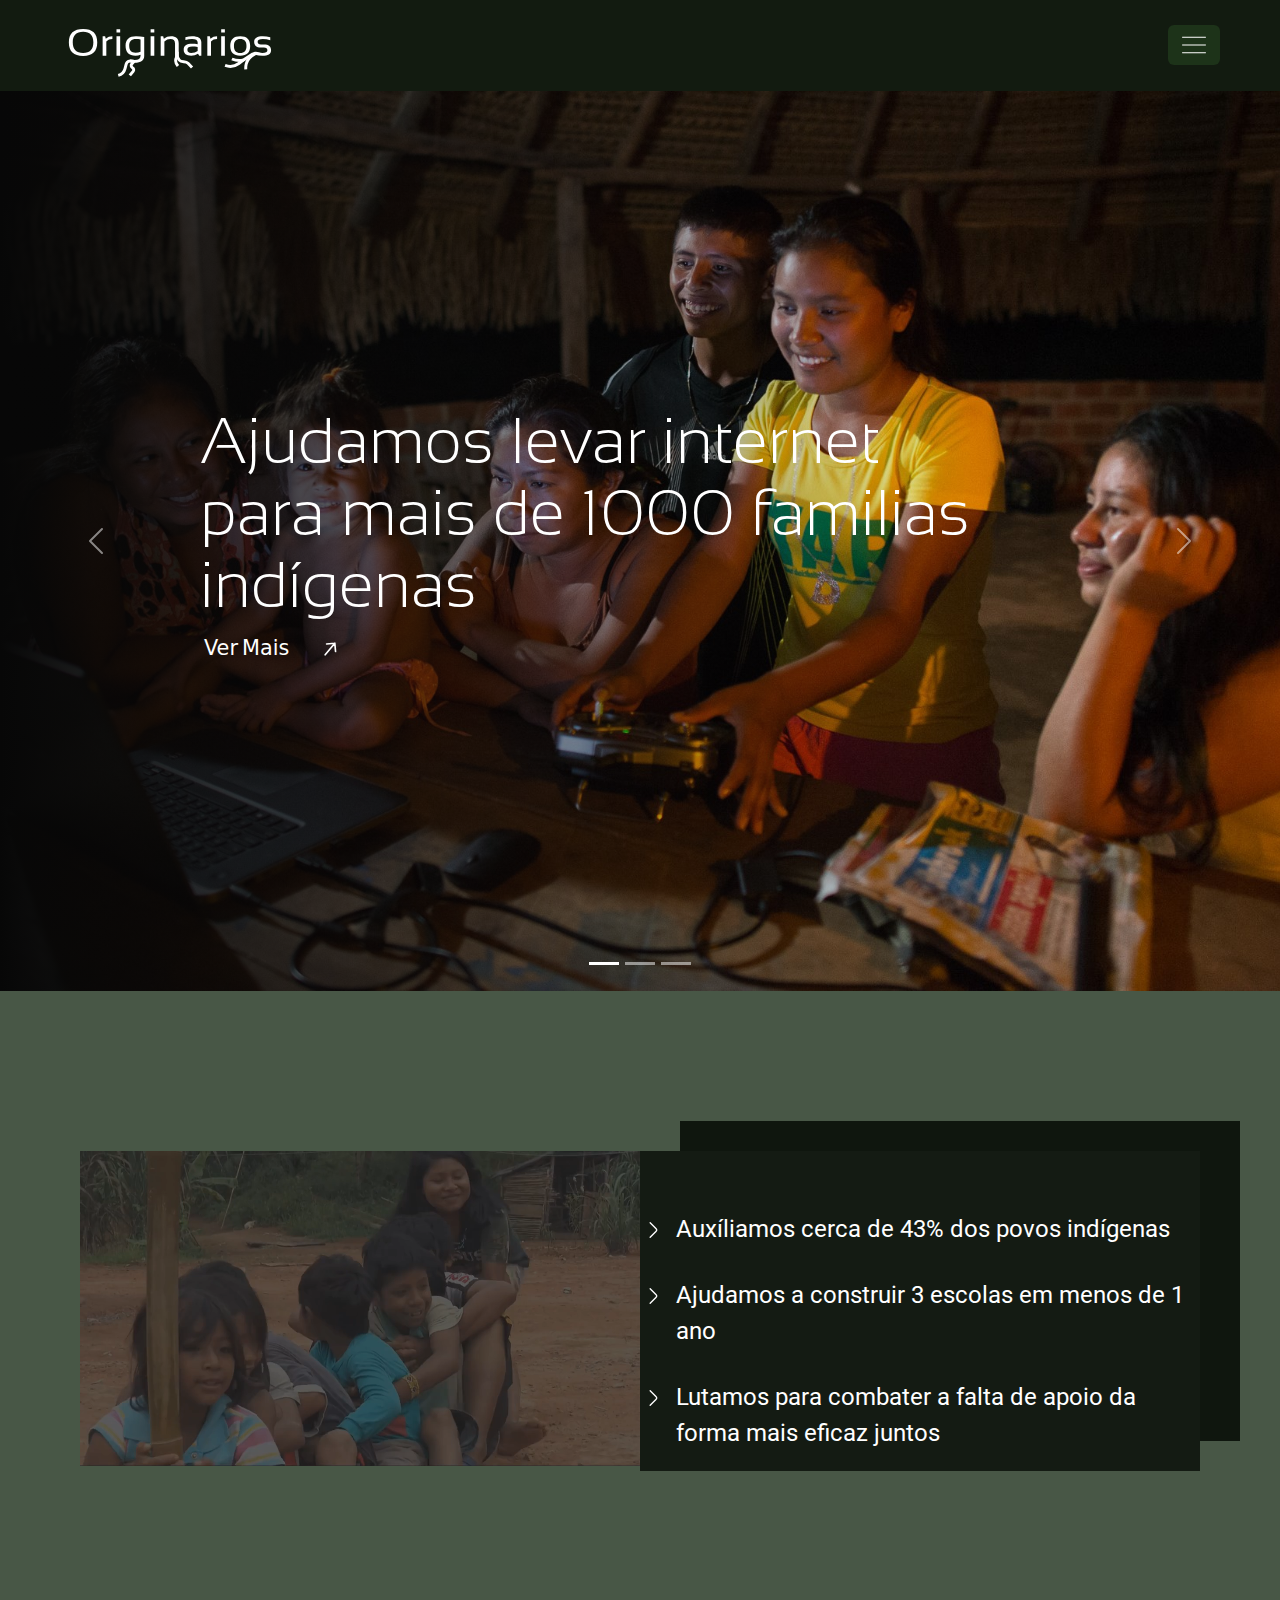
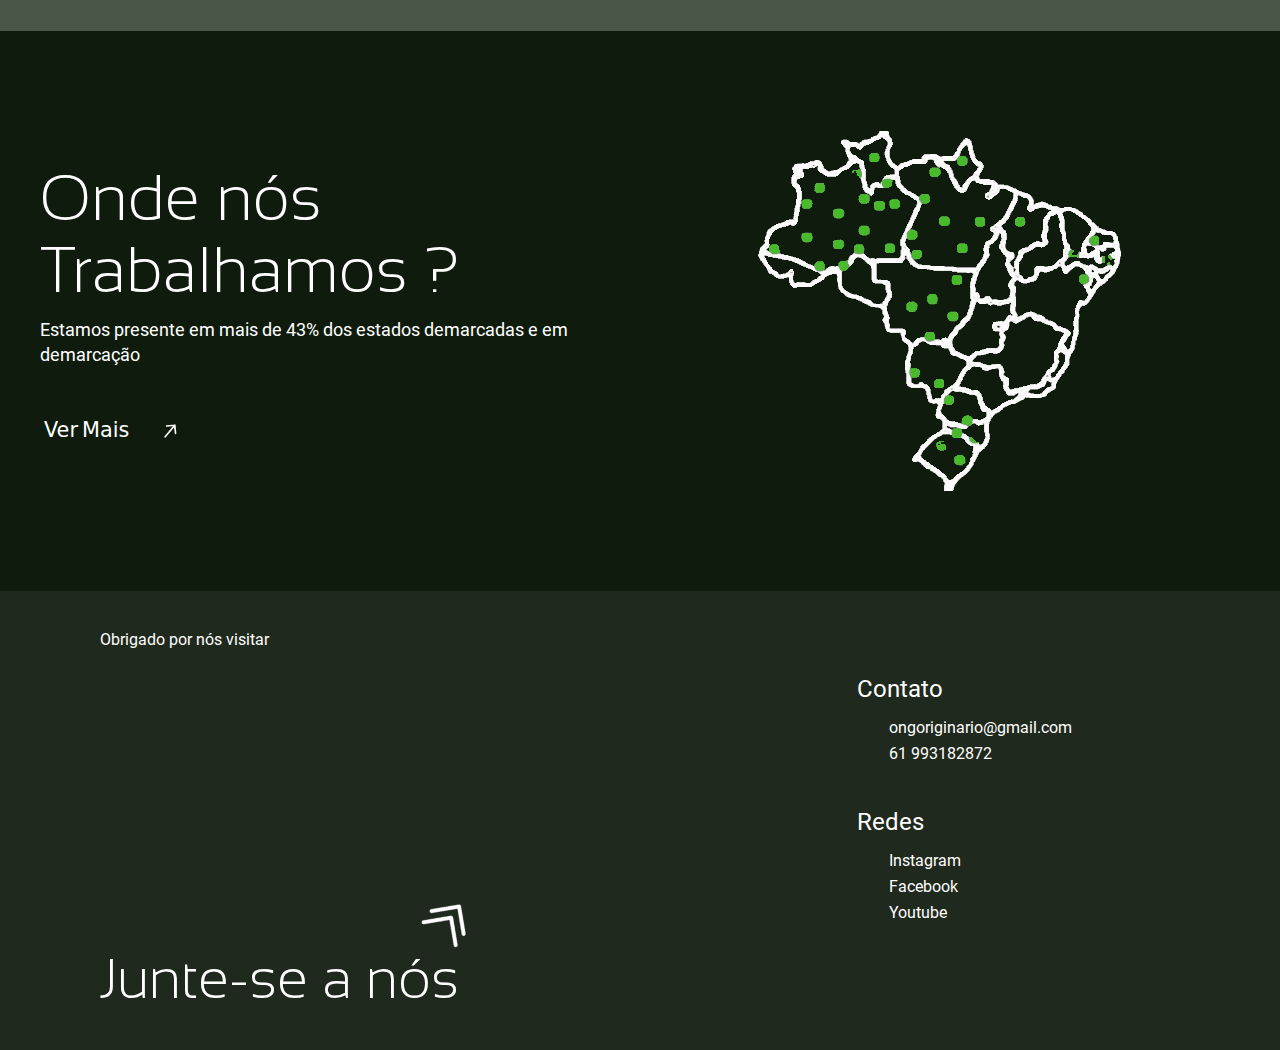
<file: index.html>
<!DOCTYPE html>
<html lang="pt-br">

<head>
    <meta charset="UTF-8">
    <meta http-equiv="X-UA-Compatible" content="IE=edge">
    <meta name="viewport" content="width=device-width, initial-scale=1.0">
    <title>Originarios</title>
    <link rel="stylesheet" href="./bootstrapcss/bootstrap.css">
    <link rel="stylesheet" href="./bootstrapcss/bootstrap.min.css">
    <link rel="stylesheet" href="./css/styleclean.css">
    <link rel="stylesheet" href="./css/style.css">

</head>

<body>
    <header class="header-bg">
        <nav>
            <a href="./index.html">
                <img class="logo" src="./img/icones/icone-originarios.svg" width="225" alt="icone da ong originarios">
            </a>

            <ul class="nav-list font-2-l">
                <li> <a href="./index.html">Home</a></li>
                <li><a href="./doação.html">Doaçao</a></li>
                <li> Quem somos?
                    <ul class="">
                        <li class="li-list-mobile"><a href="./missao&vissao.html">Missão & Visão</a></li>
                        <li class="li-list-mobile"><a href="./como-trabalhamos.html">Como trabalhamos</a></li>
                    </ul>
                </li>
                <li><a href="./como-posso-ajudar.html">Como posso ajudar ?</a></li>

            </ul>

            <ul id="entrar" class="font-2-l">
                <li><a href="./cadastro.html">Cadastro</a></li>
                <li id="btn-login"><a href="./login.html">Login</a></li>
            </ul>

            <div class="mobile-menu-icon">
                <button id="menushow"><img class="icon" src="./img/icones/icone-open.svg" alt=""></button>
            </div>
            </div>
        </nav>

        <div class="mobile-menu">
            <ul class="font-2-l">
                <li>
                    <a href="./index.html">Home</a>
                </li>

                <li>
                    <a href="./doação.html">Doação</a>
                </li>

                <li class="mobile-li"><span class="font-2-l pegou"> Quem somos ?</span>
                    <img class="icon-seta" src="./img/icones/seta-info.svg" alt="">
                    <div class="drop-down open">
                        <a class="font-2-m" href="./missao&vissao.html">Missão & Vissão</a>
                        <a class="font-2-m" href="./como-trabalhamos.html">Como trabalhamos ?</a>
                    </div>
                </li>

                <li class="font-2-l">
                    <a href="./como-posso-ajudar.html">Como posso ajudar ?</a>
                </li>
            </ul>

            <ul id="entrar-mobile" class="font-2-l">
                <li class="font-2-l"><a href="./cadastro.html">Cadastro</a></li>
                <li class="font-2-l"><a href="./login.html">login</a></li>
            </ul>
        </div>
    </header>

    <main>
        <section>
            <div class="carousel slide" id="demo" data-bs-ride="carousel">
                <div class="carousel-indicators">
                    <button type="button" data-bs-target="#demo" data-bs-slide-to="0" class="active"></button>
                    <button type="button" data-bs-target="#demo" data-bs-slide-to="1"></button>
                    <button type="button" data-bs-target="#demo" data-bs-slide-to="2"></button>
                </div>
                <!-- SLIDER -->
                <div class="carousel-inner">
                    <div class="carousel-item active slide1">
                        <div class="img-slide1">
                            <div class="text-img">
                                <h2 class="font-1-xxl">Ajudamos levar internet para mais de 1000 familias indígenas
                                </h2>
                                <button>
                                    <div class="text">
                                        <span>Ver</span>
                                        <span>Mais</span>
                                    </div>
                                    <div class="clone">
                                        <a href=".">
                                            <span>Ver</span>
                                            <span>Mais</span>
                                        </a>
                                    </div>
                                    <svg width="20px" xmlns="http://www.w3.org/2000/svg" class="h-6 w-6" fill="none"
                                        viewBox="0 0 24 24" stroke="currentColor" stroke-width="2">
                                        <path stroke-linecap="round" stroke-linejoin="round"
                                            d="M14 5l7 7m0 0l-7 7m7-7H3"></path>
                                    </svg>
                                </button>
                            </div>
                        </div>
                    </div>
                    <div class="carousel-item slide2">
                        <div class="img-slide2">
                            <div class="text-img">
                                <h2 class="font-1-xxl">Vacinamos mais de 4.288 crianças contra Hepatite B, Polio
                                    inativada,
                                    Rotavírus e Febre amarela </h2>
                                <button>
                                    <div class="text">
                                        <span>Ver</span>
                                        <span>Mais</span>
                                    </div>
                                    <div class="clone">
                                        <a href=".">
                                            <span>Ver</span>
                                            <span>Mais</span>
                                        </a>
                                    </div>
                                    <svg width="20px" xmlns="http://www.w3.org/2000/svg" class="h-6 w-6" fill="none"
                                        viewBox="0 0 24 24" stroke="currentColor" stroke-width="2">
                                        <path stroke-linecap="round" stroke-linejoin="round"
                                            d="M14 5l7 7m0 0l-7 7m7-7H3"></path>
                                    </svg>
                                </button>
                            </div>
                        </div>
                    </div>
                    <div class="carousel-item slide3">
                        <div class="img-slide3">
                            <div class="text-img">
                                <h2 class="font-1-xxl">Lutamos para que até 2028 tenha mais de 100 escolas nas aldeias
                                    indígenas</h2>
                                <button>
                                    <div class="text">
                                        <span>Ver</span>
                                        <span>Mais</span>
                                    </div>
                                    <div class="clone">
                                        <a href=".">
                                            <span>Ver</span>
                                            <span>Mais</span>
                                        </a>
                                    </div>
                                    <svg width="20px" xmlns="http://www.w3.org/2000/svg" class="h-6 w-6" fill="none"
                                        viewBox="0 0 24 24" stroke="currentColor" stroke-width="2">
                                        <path stroke-linecap="round" stroke-linejoin="round"
                                            d="M14 5l7 7m0 0l-7 7m7-7H3"></path>
                                    </svg>
                                </button>
                            </div>
                        </div>
                    </div>
                </div>

                <div class="carousel-control-prev" type="button" data-bs-target="#demo" data-bs-slide="prev">
                    <span class="carousel-control-prev-icon"></span>
                </div>

                <div class="carousel-control-next" type="button" data-bs-target="#demo" data-bs-slide="next">
                    <span class="carousel-control-next-icon"></span>
                </div>
            </div>
        </section>

        <section>
            <div class="d-grid infos-container container-fluid  ">
                <div class="container-video">
                    <div class="video-caixa col-8">
                        <video
                            src="./img/Brincadeira das crianças guarani _ Indigena Digital (online-video-cutter.com).mp4"
                            loop autoplay muted></video>
                    </div>
                </div>

                <div class="infos-bg">
                    <div class="infos-textos">
                        <p class="font-2-l">Auxíliamos cerca de 43% dos povos indígenas</p>
                        <p class="font-2-l">Ajudamos a construir 3 escolas em menos de 1 ano</p>
                        <p class="font-2-l">Lutamos para combater a falta de apoio da forma mais eficaz juntos</p>
                    </div>
                </div>
            </div>
        </section>

        <section>
            <div class="bg-trabalhos container-fluid">
                <div class="trabalhos-infos ">
                    <div class="trabalho-text">
                        <h2 class="font-1-xxl">Onde nós Trabalhamos ?</h2>
                        <p class="font-2-m">Estamos presente em mais de 43% dos estados demarcadas e em demarcação</p>
                        <button>
                            <div class="text">
                                <span>Ver</span>
                                <span>Mais</span>
                            </div>
                            <div class="clone">
                                <a href=".">
                                    <span>Ver</span>
                                    <span>Mais</span>
                                </a>
                            </div>
                            <svg width="20px" xmlns="http://www.w3.org/2000/svg" class="h-6 w-6" fill="none"
                                viewBox="0 0 24 24" stroke="currentColor" stroke-width="2">
                                <path stroke-linecap="round" stroke-linejoin="round" d="M14 5l7 7m0 0l-7 7m7-7H3">
                                </path>
                            </svg>
                        </button>
                    </div>
                </div>


                <div class="mapa">
                    <picture>
                        <img src="./img/video-brasil-unscreen.gif" alt="">
                    </picture>
                </div>
            </div>
        </section>

    </main>

    <footer>
        <div class="conteudo-footer">
            <span class="font-2-s"> Obrigado por nós visitar</span>


            <div class="meios">
                <div class="contato-meios">
                    <h3 class="font-2-l ">Contato</h3>
                    <ul class="font-2-s">
                        <li><a href="mailto:ongoriginario">ongoriginario@gmail.com</a></li>
                        <li><a href="tel:+556193182872">61 993182872</a></li>
                    </ul>
                </div>

                <div class="contato-redes">
                    <h3 class="font-2-l">Redes</h3>
                    <ul class="font-2-s">
                        <li><a href=".#">Instagram</a></li>
                        <li><a href="#">Facebook</a></li>
                        <li><a href="#">Youtube</a></li>
                    </ul>
                </div>

            </div>

            <div class="qr-code">
                <div class="card">
                    <img src="./img/qr-code.jpg" class="card-img-top" alt="qr code para fazer uma doação">
                    <p>Faça uma Doação</p>
                </div>
            </div>

            <h2 class="font-1-xxl">Junte-se a nós </h2>
        </div>
    </footer>

    <script src="./js/jquery-3.7.0.js.js"></script>
    <script src="./bootstrapjs/bootstrap.bundle.js"></script>
    <script src="./bootstrapjs/bootstrap.bundle.min.js"></script>
    <script src="./js/index.js"></script>
</body>

</html>
</file>
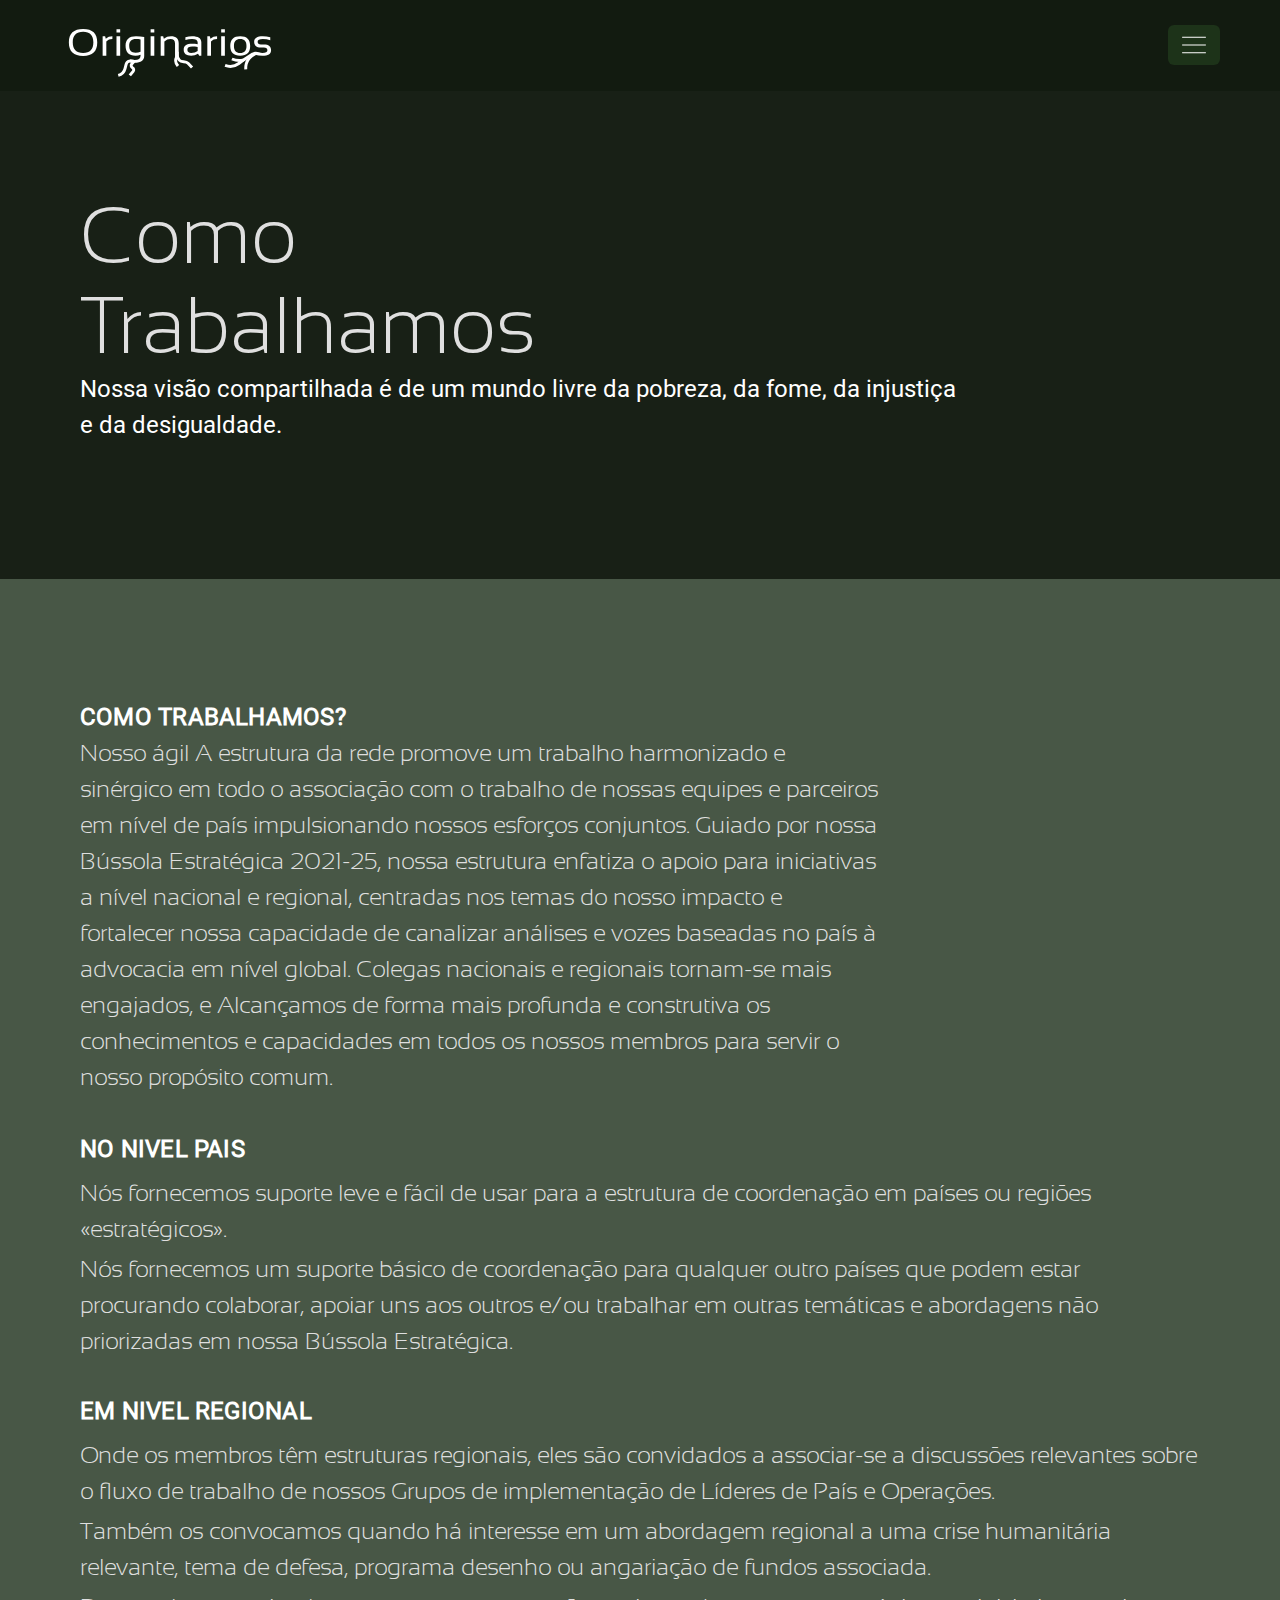
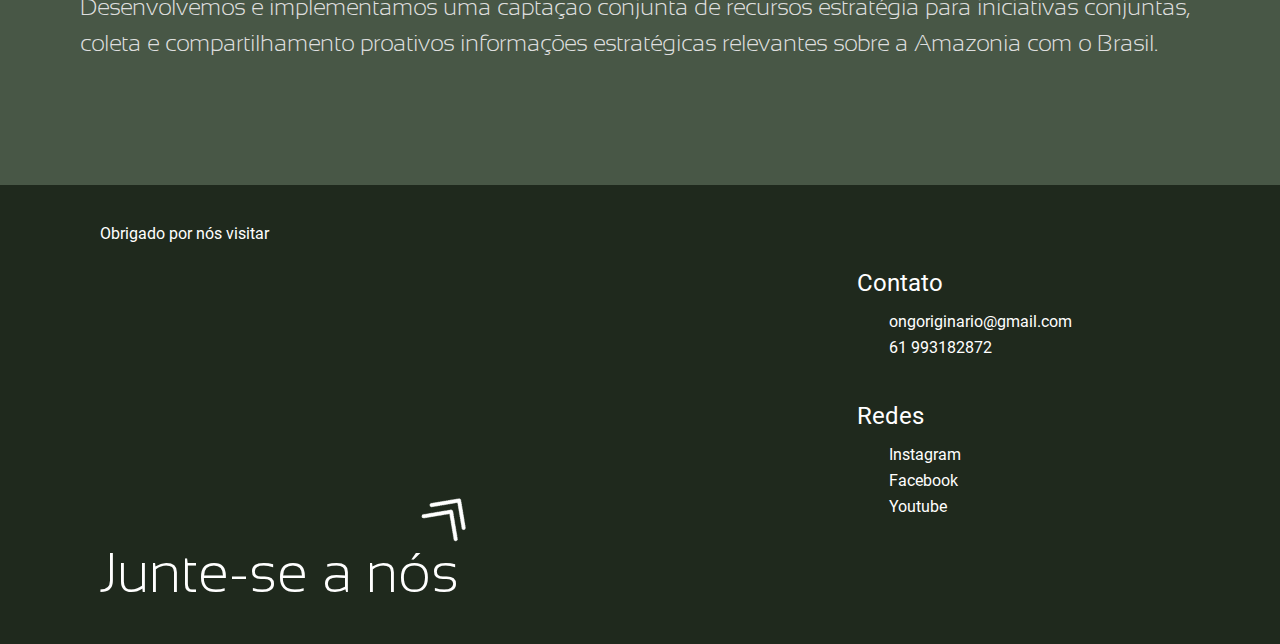
<file: como-trabalhamos.html>
<!DOCTYPE html>
<html lang="pt-br">

<head>
    <meta charset="UTF-8">
    <meta http-equiv="X-UA-Compatible" content="IE=edge">
    <meta name="viewport" content="width=device-width, initial-scale=1.0">
    <title>Originarios | Como trabalhamos</title>
    <link rel="stylesheet" href="./bootstrapcss/bootstrap.css">
    <link rel="stylesheet" href="./bootstrapcss/bootstrap.min.css">
    <link rel="stylesheet" href="./css/styleclean.css">
    <link rel="stylesheet" href="./css/style.css">
</head>

<body>
    <header class="header-bg">
        <nav>
            <a href="./index.html">
                <img class="logo" src="./img/icones/icone-originarios.svg" width="225" alt="icone da ong originarios">
            </a>

            <ul class="nav-list font-2-l">
                <li> <a href="./index.html">Home</a></li>
                <li><a href="./doação.html">Doaçao</a></li>
                <li> Quem somos?
                    <ul class="">
                        <li class="li-list-mobile"><a href="./missao&vissao.html">Missão & Visão</a></li>
                        <li class="li-list-mobile"><a href="./como-trabalhamos">Como trabalhamos</a></li>
                    </ul>
                </li>
                <li><a href="./como-posso-ajudar.html">Como posso ajudar ?</a></li>

            </ul>

            <ul id="entrar" class="font-2-l">
                <li><a href="./cadastro.html">Cadastro</a></li>
                <li id="btn-login"><a href="./login.html">Login</a></li>
            </ul>

            <div class="mobile-menu-icon">
                <button id="menushow"><img class="icon" src="./img/icones/icone-open.svg" alt=""></button>
            </div>
            </div>
        </nav>

        <div class="mobile-menu">
            <ul class="font-2-l">
                <li>
                    <a href="./index.html">Home</a>
                </li>

                <li>
                    <a href="./doação.html">Doação</a>
                </li>

                <li class="mobile-li"><span class="font-2-l pegou"> Quem somos ?</span>
                    <img class="icon-seta" src="./img/icones/seta-info.svg" alt="">
                    <div class="drop-down open">
                        <a class="font-2-m" href="./missao&vissao.html">Missão & Vissão</a>
                        <a class="font-2-m" href="">Como trabalhamos ?</a>
                    </div>
                </li>

                <li class="font-2-l">
                    <a href="./como-posso-ajudar.html">Como posso ajudar ?</a>
                </li>
            </ul>

            <ul id="entrar-mobile" class="font-2-l">
                <li class="font-2-l"><a href="./cadastro.html">Cadastro</a></li>
                <li class="font-2-l"><a href="./login.html">login</a></li>
            </ul>
        </div>
    </header>

    <main>
        <section>
            <div class="missaoEvissao container-fluid">
                <h2 class="font-1-xxl">Como Trabalhamos</h2>
                <p class="font-2-l">Nossa visão compartilhada é de um mundo livre da pobreza, da fome, da injustiça e da
                    desigualdade.</p>
            </div>
        </section>

        <section>
            <div class="container-somos">
                <div class="text-somos">
                    <h2 class="font-2-l-b ">Como trabalhamos?</h2>
                    <p class="font-1-l">Nosso ágil A estrutura da rede promove um trabalho harmonizado e sinérgico em
                        todo o associação com o trabalho de nossas equipes e parceiros em nível de país impulsionando
                        nossos esforços conjuntos.

                        Guiado por nossa Bússola Estratégica 2021-25, nossa estrutura enfatiza o apoio para iniciativas
                        a nível nacional e regional, centradas nos temas do nosso impacto e fortalecer nossa capacidade
                        de canalizar análises e vozes baseadas no país à advocacia em nível global. Colegas nacionais e
                        regionais tornam-se mais engajados, e Alcançamos de forma mais profunda e construtiva os
                        conhecimentos e capacidades em todos os nossos membros para servir o nosso propósito comum.</p>
                </div>

                <div class="niveis">
                    <div>
                        <h2 class="font-2-l-b ">No nivel pais</h2>
                        <p class="font-1-l">Nós fornecemos suporte leve e fácil de usar para a estrutura de coordenação
                            em países ou
                            regiões «estratégicos».</p>
                        <p class="font-1-l">Nós fornecemos um suporte básico de coordenação para qualquer outro países
                            que podem estar
                            procurando colaborar, apoiar uns aos outros e/ou trabalhar em outras temáticas e abordagens
                            não priorizadas em nossa Bússola Estratégica.</p>
                    </div>

                    <div class="n-regional">
                        <h2 class="font-2-l-b ">Em nivel regional</h2>
                        <p class="font-1-l">Onde os membros têm estruturas regionais, eles são convidados a associar-se
                            a discussões
                            relevantes sobre o fluxo de trabalho de nossos Grupos de implementação de Líderes de País e
                            Operações.</p>
                        <p class="font-1-l">Também os convocamos quando há interesse em um abordagem regional a uma
                            crise humanitária
                            relevante, tema de defesa, programa desenho ou angariação de fundos associada.
                        </p>
                        <p class="font-1-l">Desenvolvemos e implementamos uma captação conjunta de recursos estratégia
                            para iniciativas
                            conjuntas, coleta e compartilhamento proativos informações estratégicas relevantes sobre a
                            Amazonia com o Brasil.</p>
                    </div>
                </div>
            </div>
        </section>

    </main>

    <footer>
        <div class="conteudo-footer">
            <span class="font-2-s"> Obrigado por nós visitar</span>


            <div class="meios">
                <div class="contato-meios">
                    <h3 class="font-2-l ">Contato</h3>
                    <ul class="font-2-s">
                        <li><a href="mailto:ongoriginario">ongoriginario@gmail.com</a></li>
                        <li><a href="tel:+556193182872">61 993182872</a></li>
                    </ul>
                </div>

                <div class="contato-redes">
                    <h3 class="font-2-l">Redes</h3>
                    <ul class="font-2-s">
                        <li><a href=".#">Instagram</a></li>
                        <li><a href="#">Facebook</a></li>
                        <li><a href="#">Youtube</a></li>
                    </ul>
                </div>

            </div>

            <div class="qr-code">
                <div class="card">
                    <img src="./img/qr-code.jpg" class="card-img-top" alt="qr code para fazer uma doação">
                    <p>Faça uma Doação</p>
                </div>
            </div>

            <h2 class="font-1-xxl">Junte-se a nós </h2>
        </div>
    </footer>

    <script src="./js/jquery-3.7.0.js.js"></script>
    <script src="./bootstrapjs/bootstrap.bundle.js"></script>
    <script src="./bootstrapjs/bootstrap.bundle.min.js"></script>
    <script src="./js/index.js"></script>
</body>

</html>
</file>
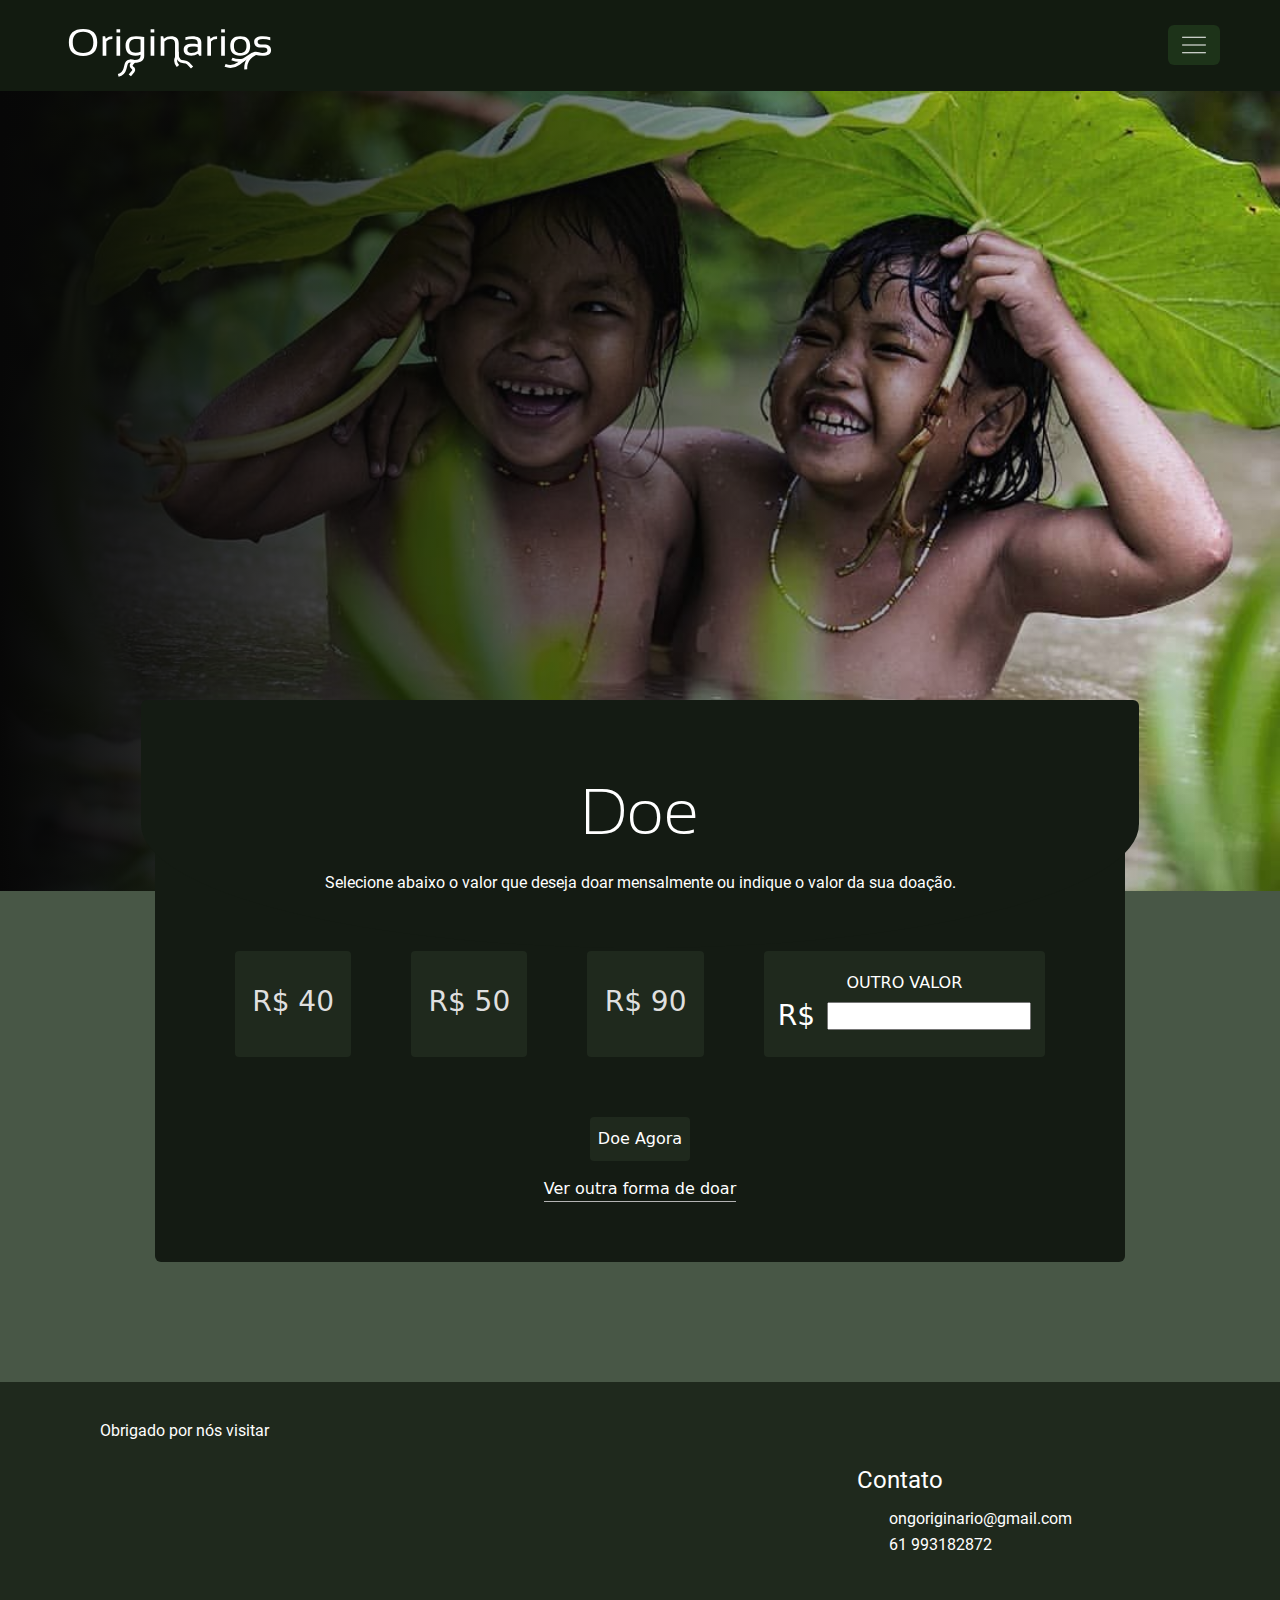
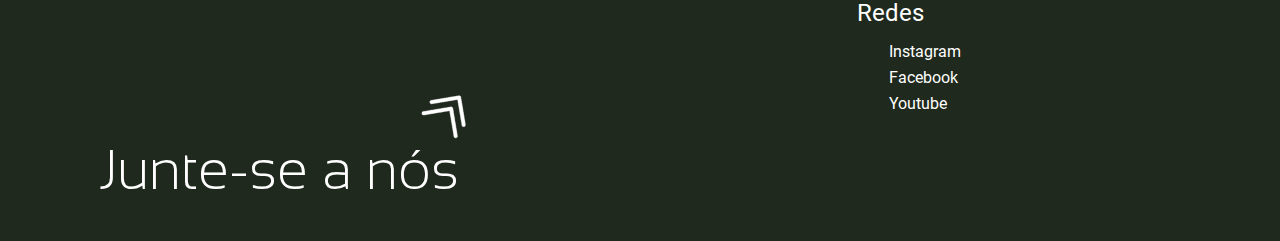
<file: doaçao-mensal.html>
<!DOCTYPE html>
<html lang="en">

<head>
    <meta charset="UTF-8">
    <meta name="viewport" content="width=device-width, initial-scale=1.0">
    <link rel="stylesheet" href="./bootstrapcss/bootstrap.css">
    <link rel="stylesheet" href="./css/styleclean.css">
    <link rel="stylesheet" href="./css/style.css">
    <title>Originarios | Doação Mensal</title>
</head>

<body id="doe-mensal">
    <header class="header-bg">
        <nav>
            <a href="./index.html">
                <img class="logo" src="./img/icones/icone-originarios.svg" width="225" alt="icone da ong originarios">
            </a>

            <ul class="nav-list font-2-l">
                <li> <a href="./index.html">Home</a></li>
                <li><a href="./doação.html">Doaçao</a></li>
                <li> Quem somos?
                    <ul class="">
                        <li class="li-list-mobile"><a href="./missao&vissao.html">Missão & Visão</a></li>
                        <li class="li-list-mobile"><a href="./como-trabalhamos">Como trabalhamos</a></li>
                    </ul>
                </li>
                <li><a href="./como-posso-ajudar.html">Como posso ajudar ?</a></li>

            </ul>

            <ul id="entrar" class="font-2-l">
                <li><a href="./cadastro.html">Cadastro</a></li>
                <li id="btn-login"><a href="./login.html">Login</a></li>
            </ul>

            <div class="mobile-menu-icon">
                <button id="menushow"><img class="icon" src="./img/icones/icone-open.svg" alt=""></button>
            </div>
            </div>
        </nav>

        <div class="mobile-menu">
            <ul class="font-2-l">
                <li>
                    <a href="./index.html">Home</a>
                </li>

                <li>
                    <a href="./doação.html">Doação</a>
                </li>

                <li class="mobile-li"><span class="font-2-l pegou"> Quem somos ?</span>
                    <img class="icon-seta" src="./img/icones/seta-info.svg" alt="">
                    <div class="drop-down open">
                        <a class="font-2-m" href="./missao&vissao.html">Missão & Vissão</a>
                        <a class="font-2-m" href="./como-trabalhamos.html">Como trabalhamos ?</a>
                    </div>
                </li>

                <li class="font-2-l">
                    <a href="./como-posso-ajudar.html">Como posso ajudar ?</a>
                </li>
            </ul>

            <ul id="entrar-mobile" class="font-2-l">
                <li class="font-2-l"><a href="./cadastro.html">cadastro</a></li>
                <li class="font-2-l"><a href="./login.html">Login</a></li>
            </ul>
        </div>
    </header>


    <main>
        <div class="img-bg-doe">
            <div class="bg-liner">
            </div>
        </div>


        <div class="doe-container d-grid container-fluid">
            <div class="doação-tit">
                <h1 class="font-1-xxl">Doe </h1>
                <p class="font-2-s">Selecione abaixo o valor que deseja doar mensalmente ou indique o valor da
                    sua doação.
                </p>
            </div>

            <div>
                <div class="doação-valores">
                    <div class="doação-valor">
                        <div>
                            <a href="">R$ 40</a>
                        </div>
                    </div>

                    <div class="doação-valor">
                        <div>
                            <a href="">R$ 50</a>
                        </div>
                    </div>

                    <div class="doação-valor">
                        <div>
                            <a href="">R$ 90</a>
                        </div>
                    </div>

                    <div class="doação-valor4">
                        <p>OUTRO VALOR</p>
                        <div class="input-outro-valor">
                            <span>R$</span>
                            <input type="number" name="" id="" placeholder="">
                        </div>
                    </div>
                </div>
            </div>
            <div class="doe-links">
                <a id="doe-agora" href="">Doe Agora</a>
                <a id="outra-forma-doar" href="./doação.html">Ver outra forma de doar</a>
            </div>
        </div>
        </div>
    </main>


    <footer>
        <div class="conteudo-footer">
            <span class="font-2-s"> Obrigado por nós visitar</span>


            <div class="meios">
                <div class="contato-meios">
                    <h3 class="font-2-l ">Contato</h3>
                    <ul class="font-2-s">
                        <li><a href="mailto:ongoriginario">ongoriginario@gmail.com</a></li>
                        <li><a href="tel:+556193182872">61 993182872</a></li>
                    </ul>
                </div>

                <div class="contato-redes">
                    <h3 class="font-2-l">Redes</h3>
                    <ul class="font-2-s">
                        <li><a href=".#">Instagram</a></li>
                        <li><a href="#">Facebook</a></li>
                        <li><a href="#">Youtube</a></li>
                    </ul>
                </div>

            </div>

            <div class="qr-code">
                <div class="card">
                    <img src="./img/qr-code.jpg" class="card-img-top" alt="qr code para fazer uma doação">
                    <p>Faça uma Doação</p>
                </div>
            </div>

            <h2 class="font-1-xxl">Junte-se a nós </h2>
        </div>
    </footer>

    <script src="./js/jquery-3.7.0.js.js"></script>
    <script src="./bootstrapjs/bootstrap.bundle.js"></script>
    <script src="./bootstrapjs/bootstrap.bundle.min.js"></script>
    <script src="./js/index.js"></script>
</body>

</html>
</file>
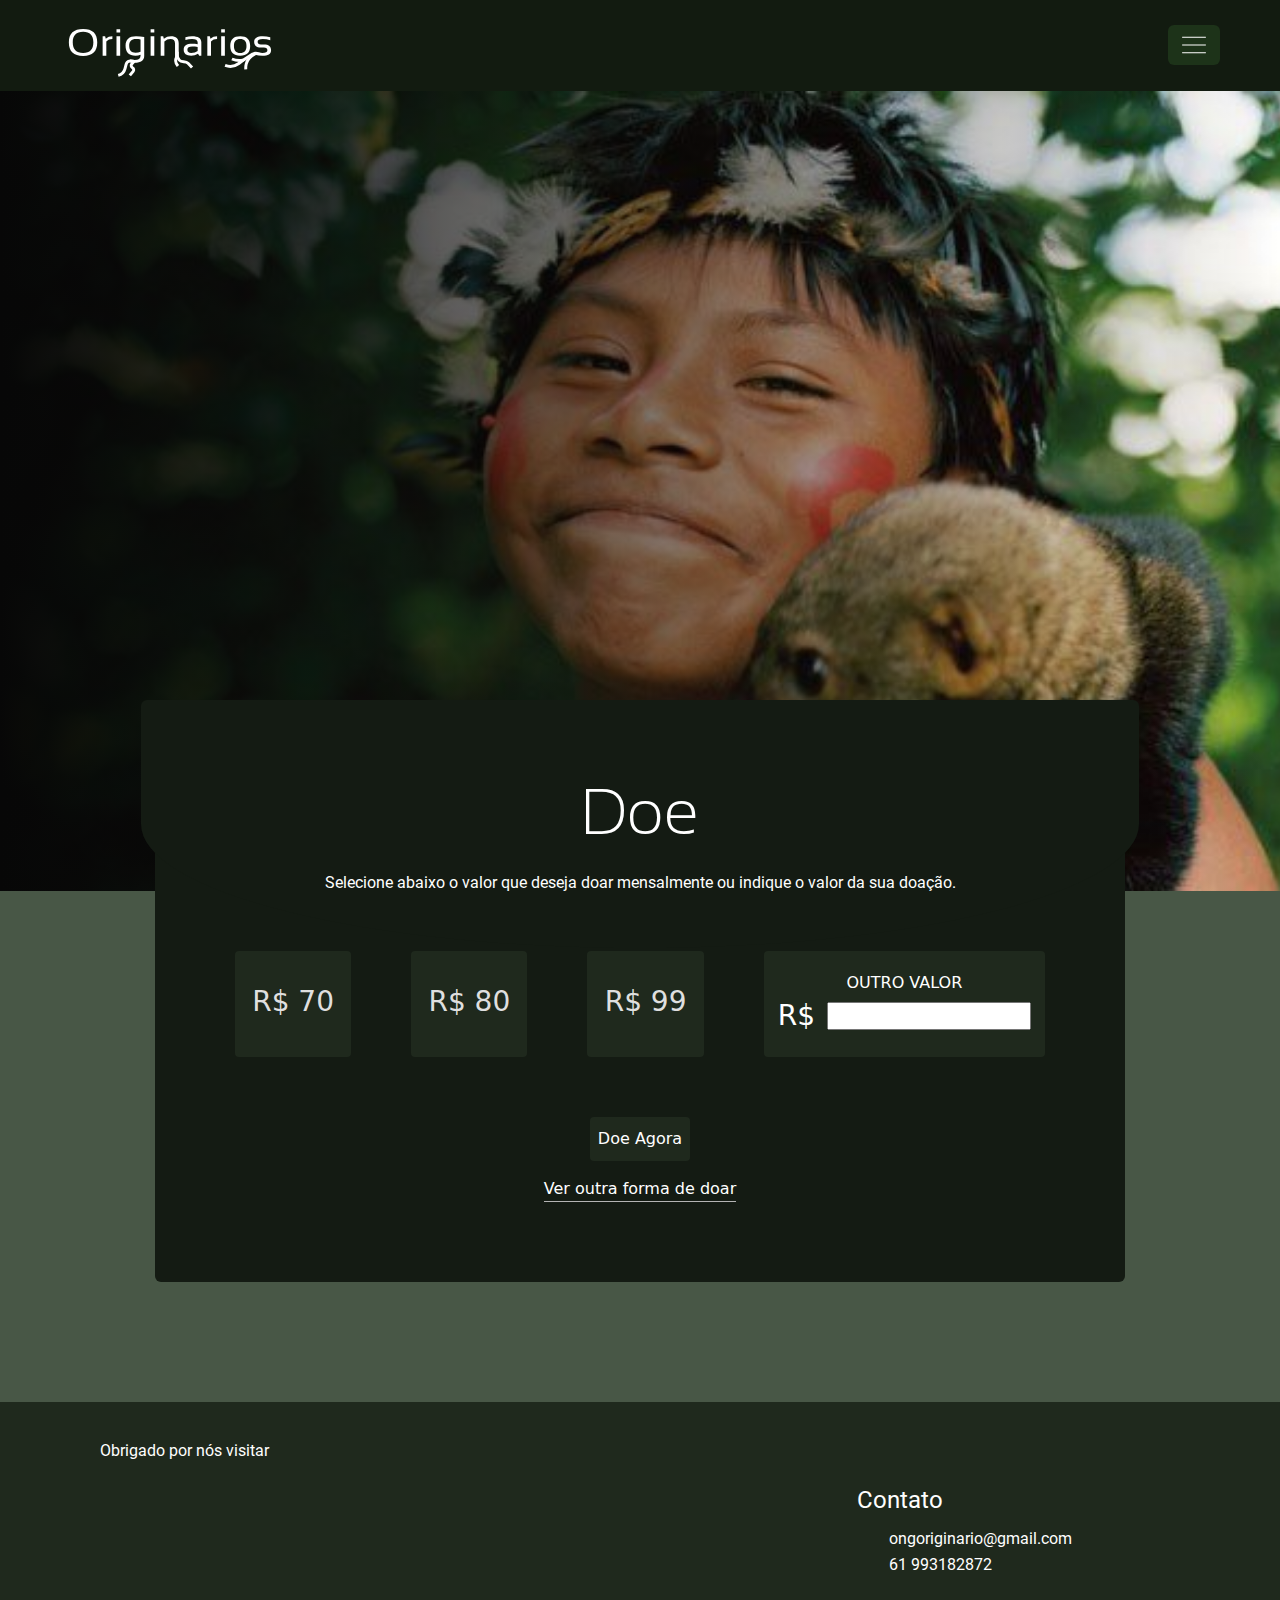
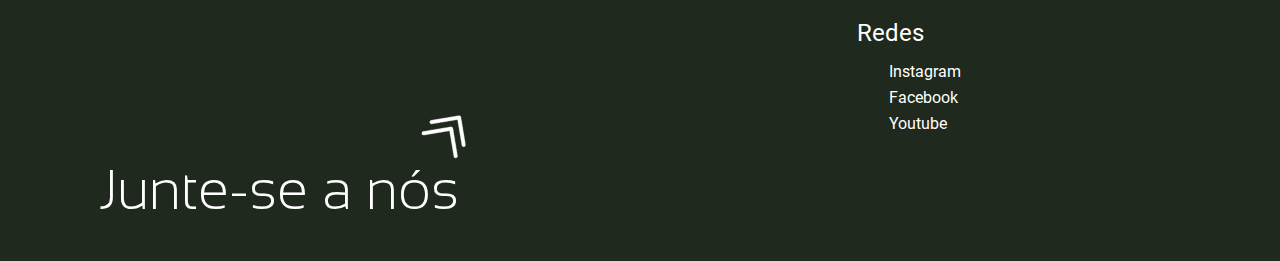
<file: doaçao-unica.html>
<!DOCTYPE html>
<html lang="en">

<head>
    <meta charset="UTF-8">
    <meta name="viewport" content="width=device-width, initial-scale=1.0">
    <link rel="stylesheet" href="./bootstrapcss/bootstrap.css">
    <link rel="stylesheet" href="./css/styleclean.css">
    <link rel="stylesheet" href="./css/style.css">
    <title>Originarios | Doação unica</title>
</head>

<body id="doe-unica">
    <header class="header-bg">
        <nav>
            <a href="./index.html">
                <img class="logo" src="./img/icones/icone-originarios.svg" width="225" alt="icone da ong originarios">
            </a>

            <ul class="nav-list font-2-l">
                <li> <a href="./index.html">Home</a></li>
                <li><a href="./doação.html">Doaçao</a></li>
                <li> Quem somos?
                    <ul class="">
                        <li class="li-list-mobile"><a href="./missao&vissao.html">Missão & Visão</a></li>
                        <li class="li-list-mobile"><a href="./como-trabalhamos.html">Como trabalhamos</a></li>
                    </ul>
                </li>
                <li><a href="./como-posso-ajudar.html">Como posso ajudar ?</a></li>
            </ul>

            <ul id="entrar" class="font-2-l">
                <li><a href="./cadastro.html">Cadastro</a></li>
                <li id="btn-login"><a href="./login.html">Login</a></li>
            </ul>

            <div class="mobile-menu-icon">
                <button id="menushow"><img class="icon" src="./img/icones/icone-open.svg" alt=""></button>
            </div>
        </nav>

        <div class="mobile-menu">
            <div class="mobile-menu">
                <ul class="font-2-l">
                    <li>
                        <a href="./index.html">Home</a>
                    </li>

                    <li>
                        <a href="./doação.html">Doação</a>
                    </li>

                    <li class="mobile-li"><span class="font-2-l pegou"> Quem somos ?</span>
                        <img class="icon-seta" src="./img/icones/seta-info.svg" alt="">
                        <div class="drop-down open">
                            <a class="font-2-m" href="./missao&vissao.html">Missão & Vissão</a>
                            <a class="font-2-m" href="./como-trabalhamos.html">Como trabalhamos ?</a>
                        </div>
                    </li>

                    <li class="font-2-l">
                        <a href="./como-posso-ajudar.html">Como posso ajudar ?</a>
                    </li>
                </ul>

                <ul id="entrar-mobile" class="font-2-l">
                    <li class="font-2-l"><a href="./login.html">login</a></li>
                </ul>
            </div>


            <ul id="entrar-mobile" class="font-2-l">
                <li class="font-2-l"><a href="./cadastro.html">Cadastro</a></li>
            </ul>
        </div>
    </header>


    <main>
        <div class="img-bg-doe">
            <div class="bg-liner">
            </div>
        </div>


        <div class="doe-container d-grid container-fluid">
            <div class="doação-tit">
                <h1 class="font-1-xxl">Doe </h1>
                <p class="font-2-s">Selecione abaixo o valor que deseja doar mensalmente ou indique o valor da
                    sua doação.
                </p>
            </div>

            <div>
                <div class="doação-valores">
                    <div class="doação-valor">
                        <div>
                            <a href="">R$ 70</a>
                        </div>
                    </div>

                    <div class="doação-valor">
                        <div>
                            <a href="">R$ 80</a>
                        </div>
                    </div>

                    <div class="doação-valor">
                        <div>
                            <a href="">R$ 99</a>
                        </div>
                    </div>

                    <div class="doação-valor4">
                        <p>OUTRO VALOR</p>
                        <div class="input-outro-valor">
                            <span>R$</span>
                            <input type="number" name="" id="" placeholder="">
                        </div>
                    </div>
                </div>
            </div>
            <div class="doe-links">
                <a id="doe-agora" href="">Doe Agora</a>
                <a id="outra-forma-doar" href="./doação.html">Ver outra forma de doar</a>
            </div>
        </div>
        </div>
    </main>


    <footer>
        <div class="conteudo-footer">
            <span class="font-2-s"> Obrigado por nós visitar</span>


            <div class="meios">
                <div class="contato-meios">
                    <h3 class="font-2-l ">Contato</h3>
                    <ul class="font-2-s">
                        <li><a href="mailto:ongoriginario">ongoriginario@gmail.com</a></li>
                        <li><a href="tel:+556193182872">61 993182872</a></li>
                    </ul>
                </div>

                <div class="contato-redes">
                    <h3 class="font-2-l">Redes</h3>
                    <ul class="font-2-s">
                        <li><a href=".#">Instagram</a></li>
                        <li><a href="#">Facebook</a></li>
                        <li><a href="#">Youtube</a></li>
                    </ul>
                </div>

            </div>

            <div class="qr-code">
                <div class="card">
                    <img src="./img/qr-code.jpg" class="card-img-top" alt="qr code para fazer uma doação">
                    <p>Faça uma Doação</p>
                </div>
            </div>

            <h2 class="font-1-xxl">Junte-se a nós </h2>
        </div>
    </footer>

    <script src="./js/jquery-3.7.0.js.js"></script>
    <script src="./bootstrapjs/bootstrap.bundle.js"></script>
    <script src="./bootstrapjs/bootstrap.bundle.min.js"></script>
    <script src="./js/index.js"></script>
</body>

</html>
</file>
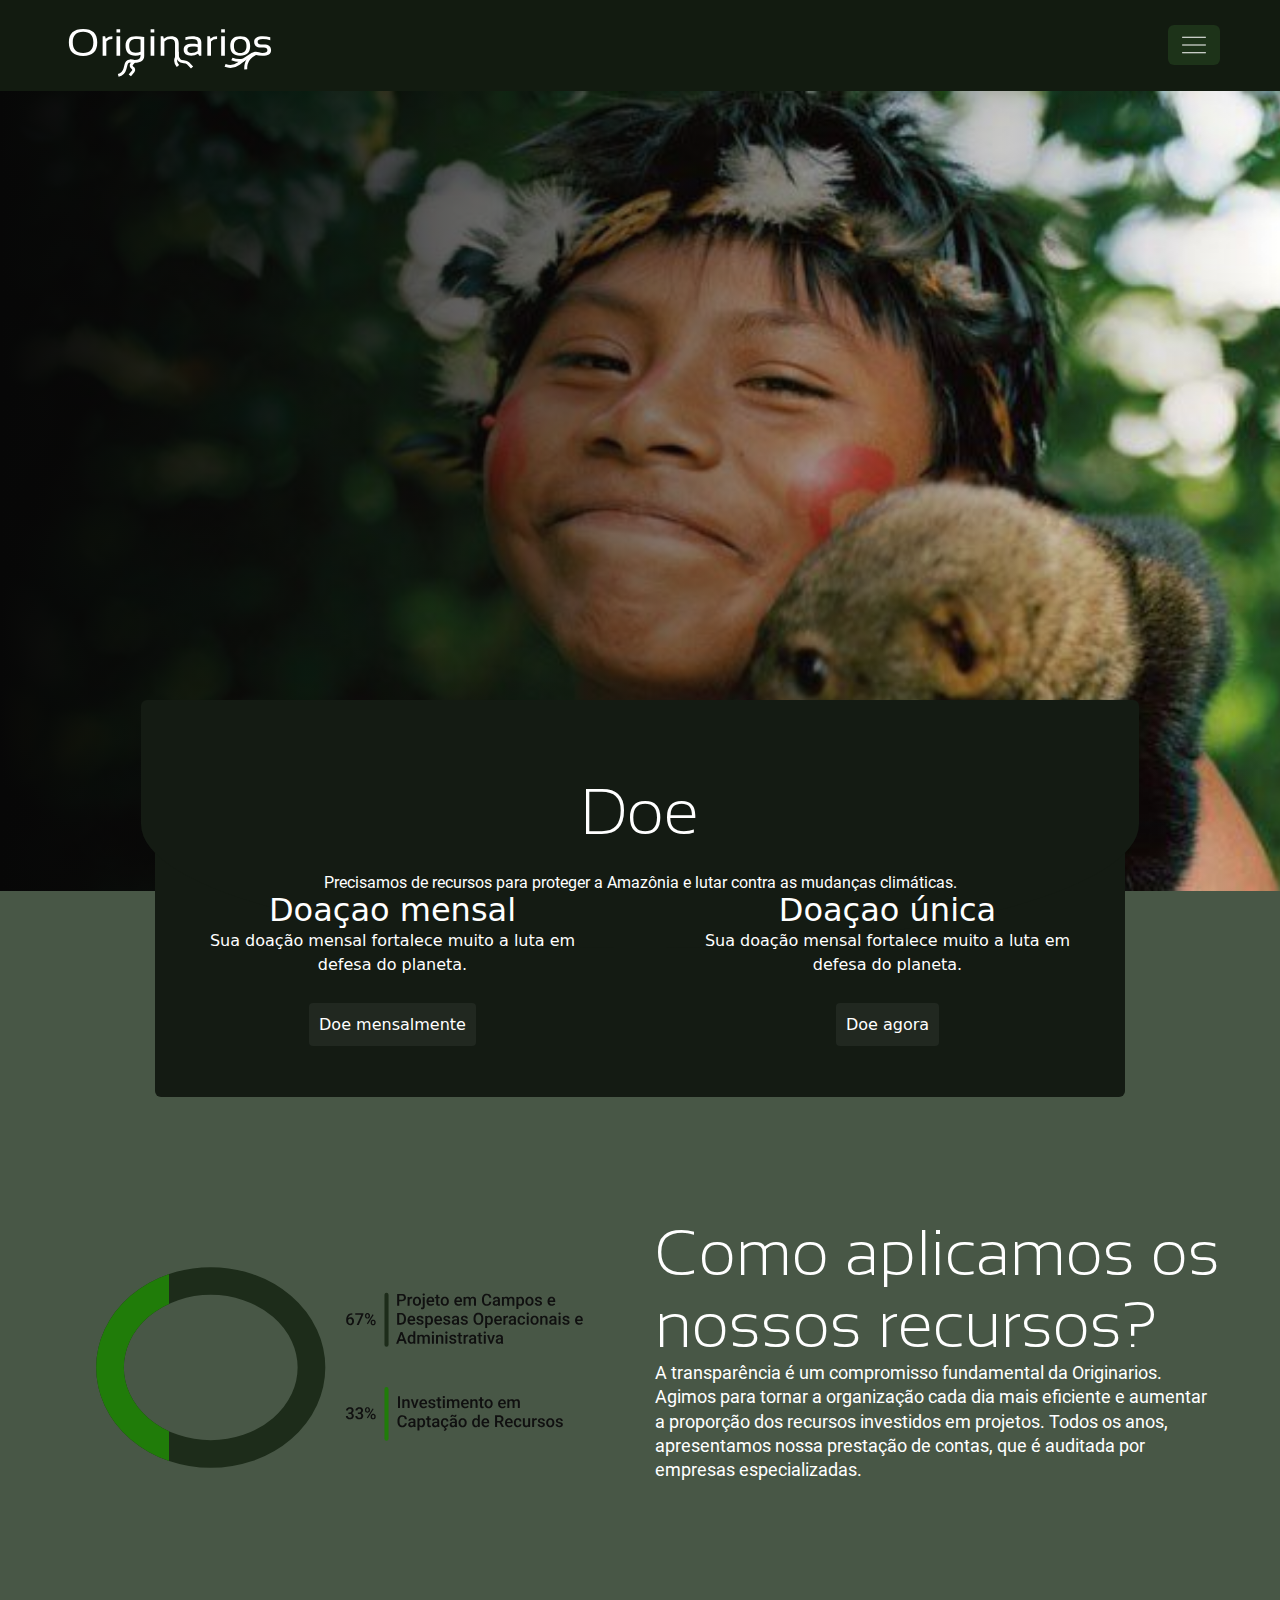
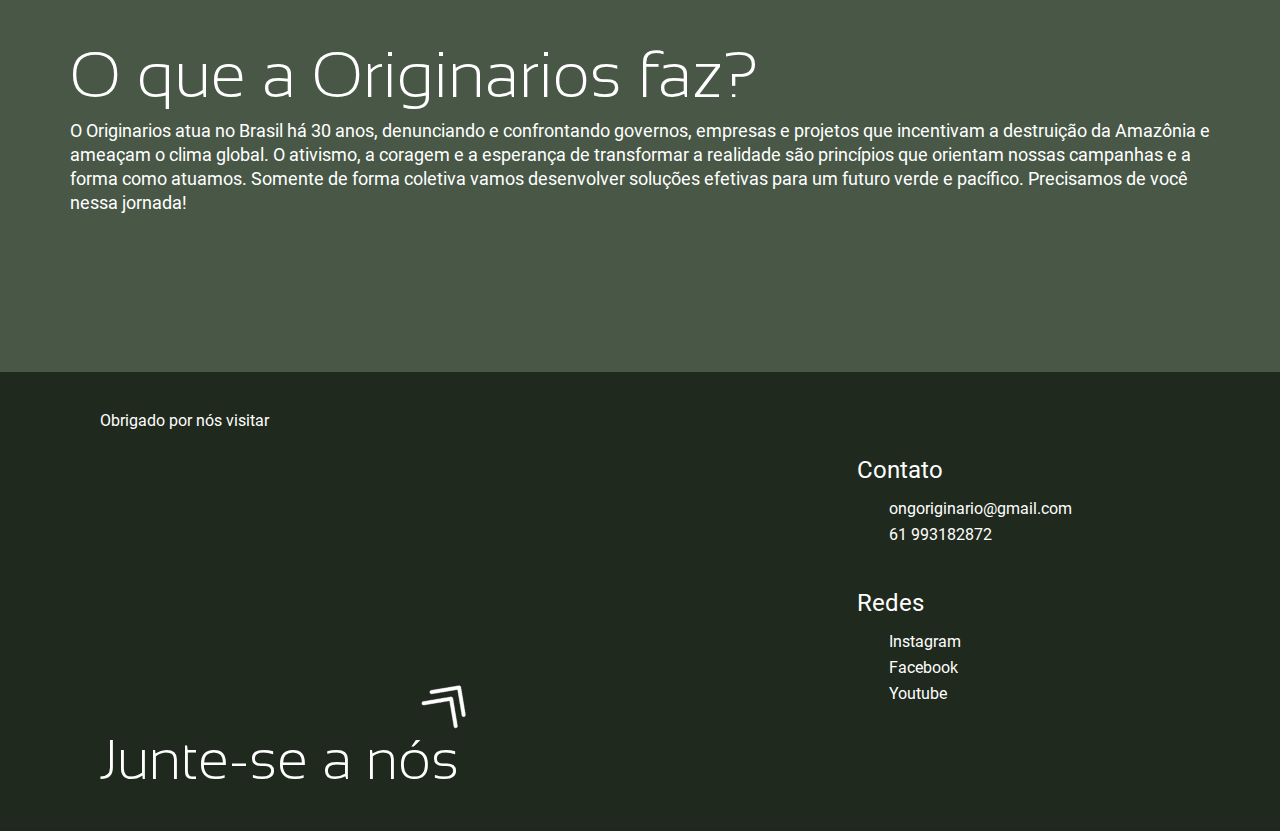
<file: doação.html>
<!DOCTYPE html>
<html lang="pt-br">

<head>
    <meta charset="UTF-8">
    <meta name="viewport" content="width=device-width, initial-scale=1.0">
    <link rel="stylesheet" href="./bootstrapcss/bootstrap.css">
    <link rel="stylesheet" href="./css/styleclean.css">
    <link rel="stylesheet" href="./css/style.css">
    <title>Originarios | Doação</title>
</head>

<body id="doe">
    <header class="header-bg">
        <nav>
            <a href="./index.html">
                <img class="logo" src="./img/icones/icone-originarios.svg" width="225" alt="icone da ong originarios">
            </a>

            <ul class="nav-list font-2-l">
                <li> <a href="./index.html">Home</a></li>
                <li><a href="./doação.html">Doaçao</a></li>
                <li> Quem somos?
                    <ul class="">
                        <li class="li-list-mobile"><a href="./missao&vissao.html">Missão & Visão</a></li>
                        <li class="li-list-mobile"><a href="./como-trabalhamos.html">Como trabalhamos</a></li>
                    </ul>
                </li>
                <li><a href="./como-posso-ajudar.html">Como posso ajudar ?</a></li>
            </ul>

            <ul id="entrar" class="font-2-l">
                <li><a href="./cadastro.html">Cadastro</a></li>
                <li id="btn-login"><a href="./login.html">Login</a></li>
            </ul>

            <div class="mobile-menu-icon">
                <button id="menushow"><img class="icon" src="./img/icones/icone-open.svg" alt=""></button>
            </div>
            </div>
        </nav>

        <div class="mobile-menu">
            <ul class="font-2-l">
                <li>
                    <a href="./index.html">Home</a>
                </li>

                <li>
                    <a href="./doação.html">Doação</a>
                </li>


                <li class="mobile-li"><span class="font-2-l pegou"> Quem somos ?</span>
                    <img class="icon-seta" src="./img/icones/seta-info.svg" alt="">
                    <div class="drop-down open">
                        <a class="font-2-m" href="./missao&vissao.html">Missão & Vissão</a>
                        <a class="font-2-m" href="./como-trabalhamos.html">Como trabalhamos ?</a>
                    </div>
                </li>

                <li class="font-2-l">
                    <a href="./como-posso-ajudar.html">Como posso ajudar ?</a>
                </li>
            </ul>


            <ul id="entrar-mobile" class="font-2-l">
                <li class="font-2-l"><a href="./cadastro.html">Cadastro</a></li>
                <li class="font-2-l"><a href="./login.html">login</a></li>

            </ul>
        </div>
    </header>

    <main>
        <div class="img-bg-doe">
            <div class="bg-liner">
            </div>
        </div>

        <div class="doe-container d-grid container-fluid">
            <div class="doação-tit">
                <h1 class="font-1-xxl">Doe</h1>
                <p class="font-2-s">Precisamos de recursos para proteger a Amazônia e lutar contra as mudanças
                    climáticas.</p>
            </div>

            <div class="doação-tipos">
                <div class="doação-mensal">
                    <h2 class="">Doaçao mensal</h2>
                    <p>Sua doação mensal fortalece muito a luta em defesa do planeta.</p>
                    <a href="./doaçao-mensal.html">Doe mensalmente</a>
                </div>

                <div class="doação-unica">
                    <h2 class="">Doaçao única</h2>
                    <p>Sua doação mensal fortalece muito a luta em defesa do planeta.</p>
                    <a href="./doaçao-unica.html">Doe agora</a>
                </div>
            </div>
        </div>
    </main>

    <section>
        <div class="d-grid container-fluid recurso-container">
            <img src="./img/distruibuiçao de doaçao.svg" alt="distribuição dos recursos recebido por meio das doaçoẽs">

            <div class="recurso-texto">
                <h2 class="font-1-xxl">Como aplicamos os nossos recursos?</h2>

                <p class="font-2-m">A transparência é um compromisso fundamental da Originarios. Agimos para tornar a
                    organização cada
                    dia mais eficiente e aumentar a proporção dos recursos investidos em projetos. Todos os anos,
                    apresentamos nossa prestação de contas, que é auditada por empresas especializadas.</p>
            </div>
        </div>
    </section>

    <section>
        <div class="d-grid container-md feitos">
            <h2 class="font-1-xxl pb-2">O que a Originarios faz?</h2>
            <p class="font-2-m">O Originarios atua no Brasil há 30 anos, denunciando e confrontando governos, empresas e
                projetos que
                incentivam a destruição da Amazônia e ameaçam o clima global. O ativismo, a coragem e a esperança de
                transformar a realidade são princípios que orientam nossas campanhas e a forma como atuamos. Somente de
                forma coletiva vamos desenvolver soluções efetivas para um futuro verde e pacífico. Precisamos de você
                nessa jornada!</p>
        </div>
    </section>

    <footer>
        <div class="conteudo-footer">
            <span class="font-2-s"> Obrigado por nós visitar</span>


            <div class="meios">
                <div class="contato-meios">
                    <h3 class="font-2-l ">Contato</h3>
                    <ul class="font-2-s">
                        <li><a href="mailto:ongoriginario">ongoriginario@gmail.com</a></li>
                        <li><a href="tel:+556193182872">61 993182872</a></li>
                    </ul>
                </div>

                <div class="contato-redes">
                    <h3 class="font-2-l">Redes</h3>
                    <ul class="font-2-s">
                        <li><a href=".#">Instagram</a></li>
                        <li><a href="#">Facebook</a></li>
                        <li><a href="#">Youtube</a></li>
                    </ul>
                </div>

            </div>

            <div class="qr-code">
                <div class="card">
                    <img src="./img/qr-code.jpg" class="card-img-top" alt="qr code para fazer uma doação">
                    <p>Faça uma Doação</p>
                </div>
            </div>

            <h2 class="font-1-xxl">Junte-se a nós </h2>
        </div>
    </footer>


    <script src="./js/jquery-3.7.0.js.js"></script>
    <script src="./bootstrapjs/bootstrap.bundle.js"></script>
    <script src="./bootstrapjs/bootstrap.bundle.min.js"></script>
    <script src="./js/index.js"></script>
</body>

</html>
</file>
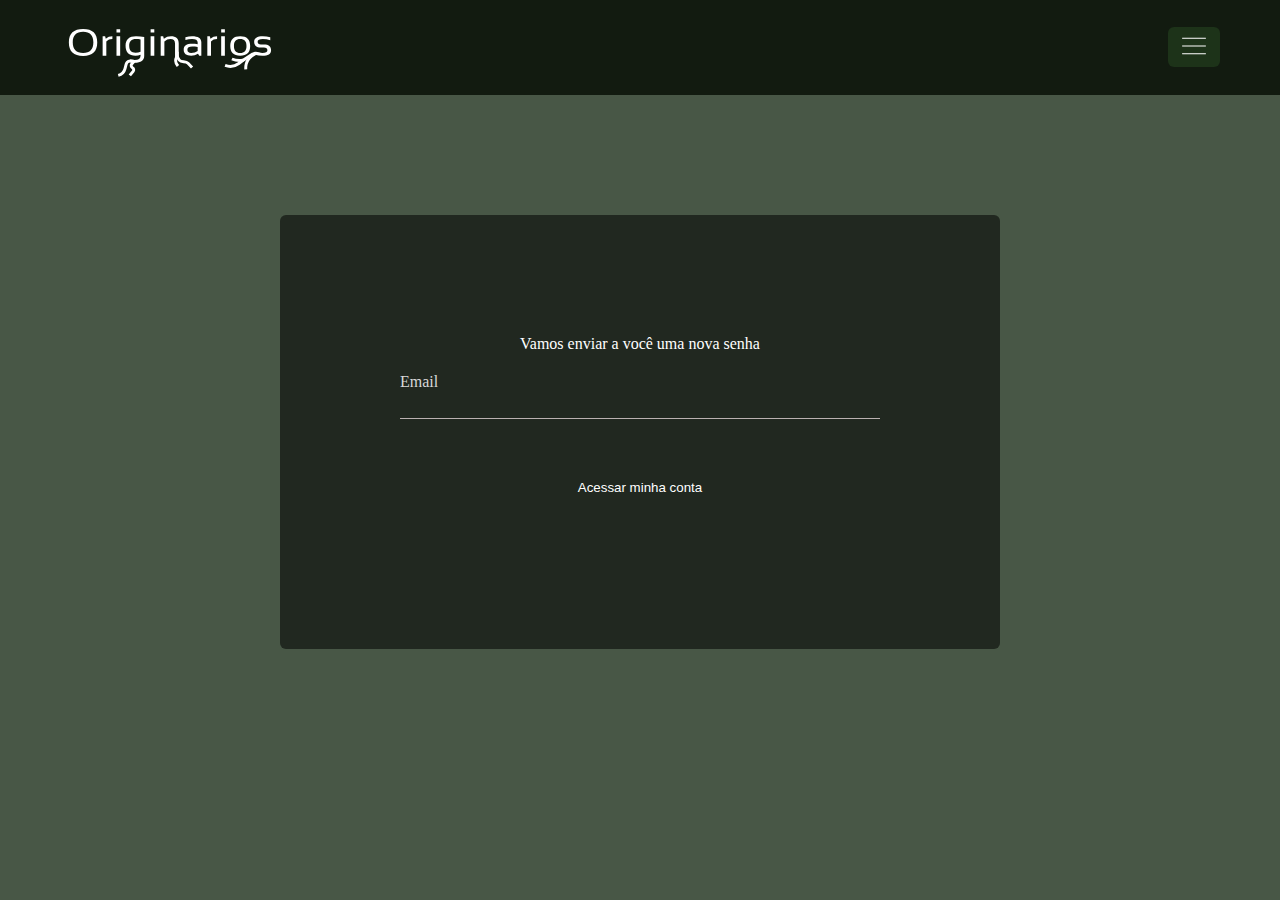
<file: esqueciSenha.html>
<!DOCTYPE html>
<html lang="pt-br">

<head>
    <meta charset="UTF-8">
    <meta name="viewport" content="width=device-width, initial-scale=1.0">
    <link rel="stylesheet" href="./css/styleclean.css">
    <link rel="stylesheet" href="./css/style.css">
    <title>Originarios | Esqueci Senha</title>
</head>

<body>
    <header class="header-bg">
        <nav>
            <a href="./index.html">
                <img class="logo" src="./img/icones/icone-originarios.svg" width="225" alt="icone da ong originarios">
            </a>

            <ul class="nav-list font-2-l">
                <li> <a href="./index.html">Home</a></li>
                <li><a href="./doação.html">Doaçao</a></li>
                <li> Quem somos?
                    <ul class="">
                        <li class="li-list-mobile"><a href="./missao&vissao.html">Missão & Visão</a></li>
                        <li class="li-list-mobile"><a href="./como-trabalhamos.html">Como trabalhamos</a></li>
                    </ul>
                </li>
                <li><a href="./como-posso-ajudar.html">Como posso ajudar ?</a></li>

            </ul>

            <ul id="entrar" class="font-2-l">
                <li><a href="./cadastro.html">Cadastro</a></li>
                <li id="btn-login"><a href="./login.html">Login</a></li>
            </ul>

            <div class="mobile-menu-icon">
                <button id="menushow"><img class="icon" src="./img/icones/icone-open.svg" alt=""></button>
            </div>
            </div>
        </nav>

        <div class="mobile-menu">

            <ul class="nav-list font-2-l">
                <li> <a href="./index.html">Home</a></li>
                <li><a href="./doação.html">Doaçao</a></li>
                <li> Quem somos?
                    <ul class="">
                        <li class="li-list-mobile"><a href="./missao&vissao.html">Missão & Visão</a></li>
                        <li class="li-list-mobile"><a href="./como-trabalhamos.html">Como trabalhamos</a></li>
                    </ul>
                </li>
                <li><a href="./como-posso-ajudar.html">Como posso ajudar ?</a></li>

            </ul>

            <ul id="entrar-mobile" class="font-2-l">
                <li class="font-2-l"><a href="./cadastro.html">Cadastro</a></li>
                <li class="font-2-l"><a href="./login.html">login</a></li>
            </ul>
        </div>
    </header>

    <main>
        <div class="conteudo-login">
            <p id="subT-login">Vamos enviar a você uma nova senha</p>


            <form class="form-login" action="" method="post">
                <div class="form-conta">
                    <label for="email">Email</label>
                    <input type="email" name="" id="">
                </div>
            </form>

            <button>Acessar minha conta</button>
        </div>
    </main>

    <script src="./js/jquery-3.7.0.js.js"></script>
    <script src="./bootstrapjs/bootstrap.bundle.js"></script>
    <script src="./bootstrapjs/bootstrap.bundle.min.js"></script>
    <script src="./js/index.js"></script>
</body>

</html>
</file>
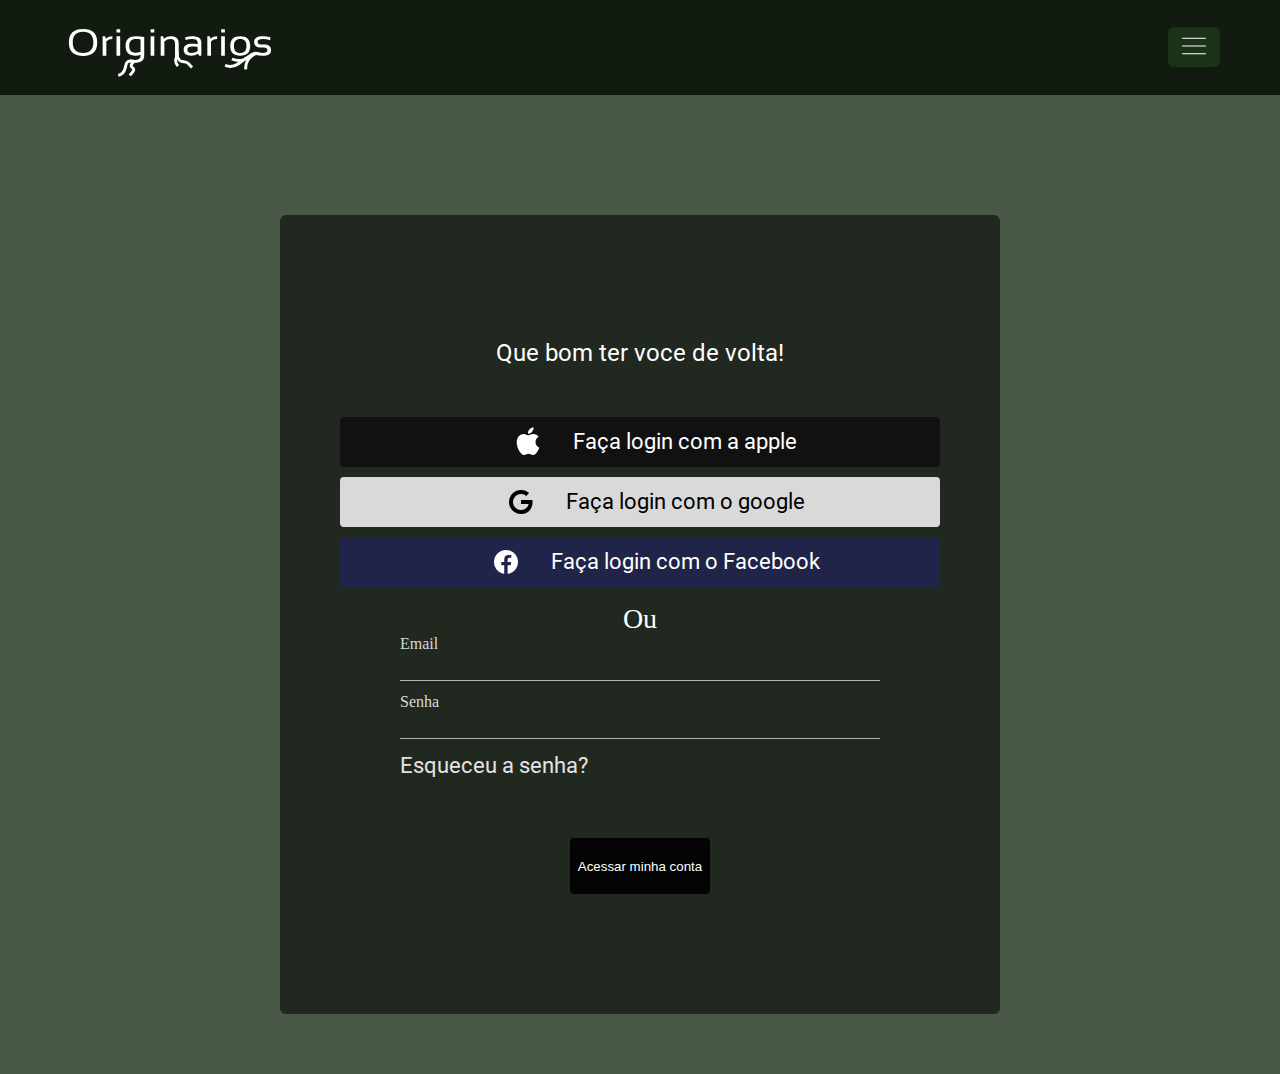
<file: login.html>
<!DOCTYPE html>
<html lang="pt-br">

<head>
    <meta charset="UTF-8">
    <meta name="viewport" content="width=device-width, initial-scale=1.0">
    <link rel="stylesheet" href="./css/styleclean.css">
    <link rel="stylesheet" href="./css/style.css">
    <title>Originarios | Login</title>
</head>

<body id="login">
    <header class="header-bg">
        <nav>
            <a href="./index.html">
                <img class="logo" src="./img/icones/icone-originarios.svg" width="225" alt="icone da ong originarios">
            </a>

            <ul class="nav-list font-2-l">
                <li> <a href="./index.html">Home</a></li>
                <li><a href="./doação.html">Doaçao</a></li>
                <li> Quem somos?
                    <ul class="">
                        <li class="li-list-mobile"><a href="./missao&vissao.html">Missão & Visão</a></li>
                        <li class="li-list-mobile"><a href="./como-trabalhamos.html">Como trabalhamos</a></li>
                    </ul>
                </li>
                <li><a href="./como-posso-ajudar.html">Como posso ajudar ?</a></li>

            </ul>

            <ul id="entrar" class="font-2-l">
                <li><a href="./cadastro.html">Cadastro</a></li>
            </ul>

            <div class="mobile-menu-icon">
                <button id="menushow"><img class="icon" src="./img/icones/icone-open.svg" alt=""></button>
            </div>
            </div>
        </nav>

        <div class="mobile-menu">
            <ul class="font-2-l">
                <li>
                    <a href="./index.html">Home</a>
                </li>

                <li>
                    <a href="./doação.html">Doação</a>
                </li>

                <li class="mobile-li"><span class="font-2-l pegou"> Quem somos ?</span>
                    <img class="icon-seta" src="./img/icones/seta-info.svg" alt="">
                    <div class="drop-down open">
                        <a class="font-2-m" href="./missao&vissao.html">Missão & Vissão</a>
                        <a class="font-2-m" href="./como-trabalhamos.html">Como trabalhamos ?</a>
                    </div>
                </li>

                <li class="font-2-l">
                    <a href="./como-posso-ajudar.html">Como posso ajudar ?</a>
                </li>
            </ul>
        </div>
    </header>

    <main>
        <div class="conteudo-login">
            <p class="font-2-l">Que bom ter voce de volta!</p>

            <div class="contas">
                <div id="conta-apple">
                    <img src="./img/Apple Logo.png" alt="">
                    <a class="font-2-s">Faça login com a apple</a>
                </div>
                <div id="conta-google">
                    <img src="./img/Google.png" alt="">
                    <a class="font-2-s">Faça login com o google</a>
                </div>
                <div id="conta-face">
                    <img src="./img/Facebook.png" alt="">
                    <a class="font-2-s">Faça login com o Facebook</a>
                </div>
            </div>

            <span class="font-1-xs">Ou</span>

            <form class="form-login" action="" method="post">
                <div class="form-conta">
                    <label for="email">Email</label>
                    <input type="email" name="" id="">
                </div>

                <div class="form-conta">
                    <label for="senha">Senha</label>
                    <input type="password" name="" id="">
                </div>

            </form>
            <a class="font-2-s" id="senhaperdida" href="./esqueciSenha.html">Esqueceu a senha?</a>

            <button class="" id="btn-l">Acessar minha conta</button>
        </div>
    </main>

    <script src="./js/jquery-3.7.0.js.js"></script>
    <script src="./bootstrapjs/bootstrap.bundle.js"></script>
    <script src="./bootstrapjs/bootstrap.bundle.min.js"></script>
    <script src="./js/index.js"></script>
</body>

</html>
</file>
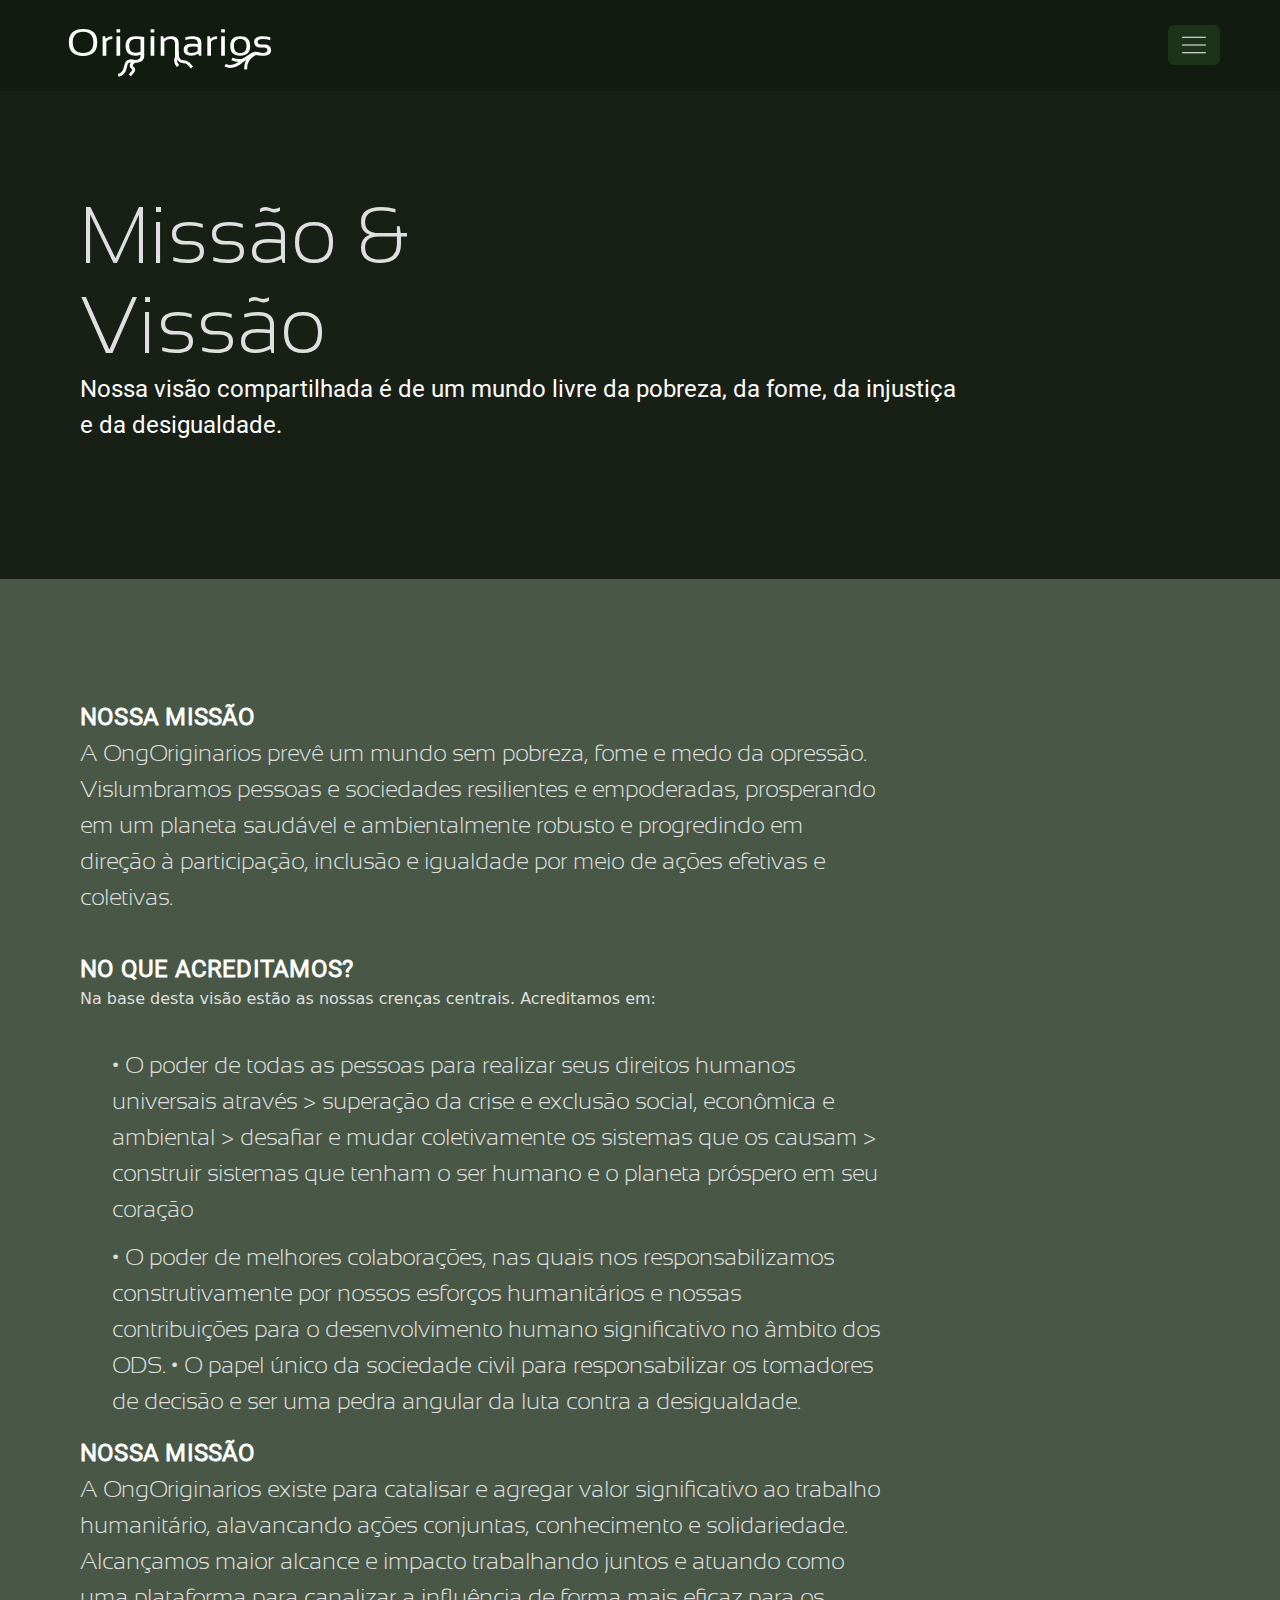
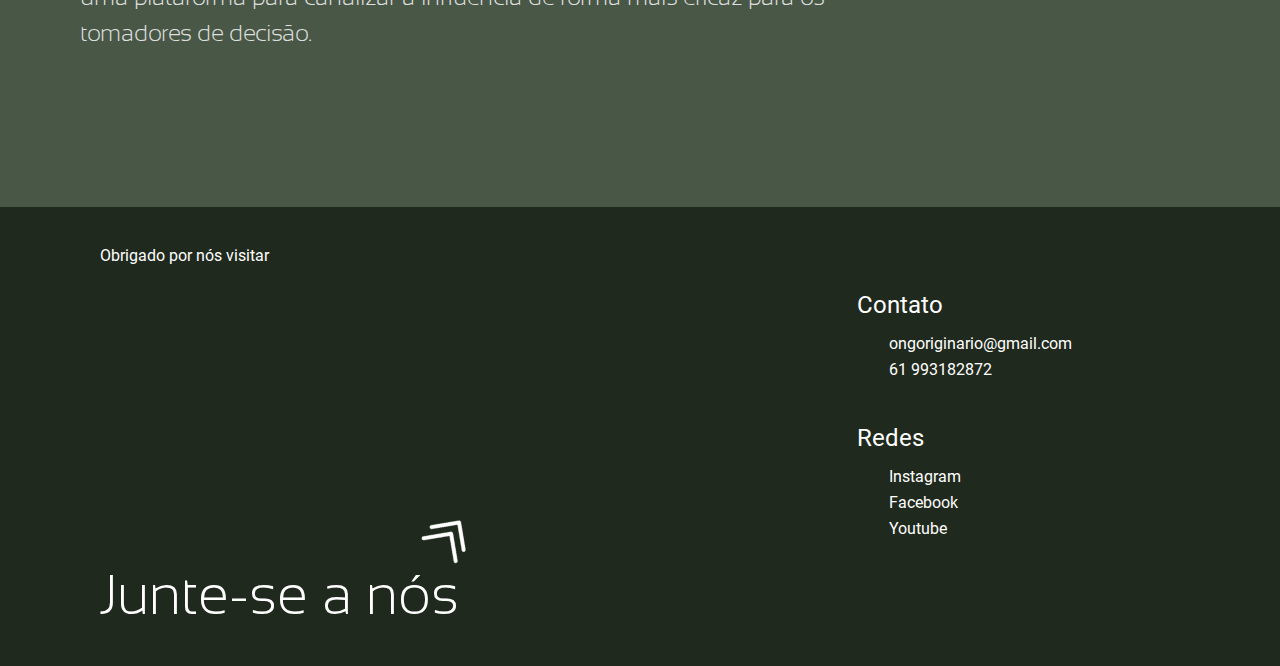
<file: missao&vissao.html>
<!DOCTYPE html>
<html lang="pt-br">

<head>
    <meta charset="UTF-8">
    <meta http-equiv="X-UA-Compatible" content="IE=edge">
    <meta name="viewport" content="width=device-width, initial-scale=1.0">
    <title>Originarios | Quem Somos</title>
    <link rel="stylesheet" href="./bootstrapcss/bootstrap.css">
    <link rel="stylesheet" href="./bootstrapcss/bootstrap.min.css">
    <link rel="stylesheet" href="./css/styleclean.css">
    <link rel="stylesheet" href="./css/style.css">
</head>

<body>
    <header class="header-bg">
        <nav>
            <a href="./index.html">
                <img class="logo" src="./img/icones/icone-originarios.svg" width="225" alt="icone da ong originarios">
            </a>

            <ul class="nav-list font-2-l">
                <li> <a href="./index.html">Home</a></li>
                <li><a href="./doação.html">Doaçao</a></li>
                <li> Quem somos?
                    <ul class="">
                        <li class="li-list-mobile"><a href="./missao&vissao.html">Missão & Visão</a></li>
                        <li class="li-list-mobile"><a href="./como-trabalhamos.html">Como trabalhamos</a></li>
                    </ul>
                </li>
                <li><a href="./como-posso-ajudar.html">Como posso ajudar ?</a></li>

            </ul>

            <ul id="entrar" class="font-2-l">
                <li><a href="./cadastro.html">Cadastro</a></li>
                <li id="btn-login"><a href="./login.html">Login</a></li>
            </ul>

            <div class="mobile-menu-icon">
                <button id="menushow"><img class="icon" src="./img/icones/icone-open.svg" alt=""></button>
            </div>
            </div>
        </nav>

        <div class="mobile-menu">
            <ul class="font-2-l">
                <li>
                    <a href="./index.html">Home</a>
                </li>

                <li>
                    <a href="./doação.html">Doação</a>
                </li>

                <li class="mobile-li"><span class="font-2-l pegou"> Quem somos ?</span>
                    <img class="icon-seta" src="./img/icones/seta-info.svg" alt="">
                    <div class="drop-down open">
                        <a class="font-2-m" href="./missao&vissao.html">Missão & Vissão</a>
                        <a class="font-2-m" href="./como-trabalhamos.html">Como trabalhamos ?</a>
                    </div>
                </li>

                <li class="font-2-l">
                    <a href="./como-posso-ajudar.html">Como posso ajudar ?</a>
                </li>
            </ul>

            <ul id="entrar-mobile" class="font-2-l">
                <li class="font-2-l"><a href="./cadastro.html">Cadastro</a></li>
                <li class="font-2-l"><a href="./login.html">login</a></li>
            </ul>
        </div>
    </header>

    <main>
        <section>
            <div class="missaoEvissao container-fluid">
                <h2 class="font-1-xxl">Missão & Vissão</h2>
                <p class="font-2-l">Nossa visão compartilhada é de um mundo livre da pobreza, da fome, da injustiça e da
                    desigualdade.</p>
            </div>
        </section>

        <section>
            <div class="container-somos">
                <div class="text-somos">
                    <h2 class="font-2-l-b ">Nossa Missão</h2>
                    <p class="font-1-l">A OngOriginarios prevê um mundo sem pobreza, fome e medo da opressão.
                        Vislumbramos pessoas e sociedades resilientes e empoderadas, prosperando em um planeta saudável
                        e ambientalmente robusto e progredindo em direção à participação, inclusão e igualdade por meio
                        de ações efetivas e coletivas.</p>
                </div>

                <div class="text-somos">
                    <h2 class="font-2-l-b ">No que acreditamos?</h2>
                    <p class="font-1-p">Na base desta visão estão as nossas crenças centrais.
                        Acreditamos em:</p>

                    <ul class="font-1-l">
                        <li>• O poder de todas as pessoas para realizar seus
                            direitos humanos universais através >
                            superação da crise e exclusão
                            social, econômica e
                            ambiental > desafiar e mudar coletivamente os sistemas que os
                            causam
                            > construir sistemas que tenham o ser humano e
                            o planeta próspero em seu coração
                        </li>
                        <li>• O poder de melhores colaborações, nas
                            quais nos responsabilizamos construtivamente
                            por nossos esforços humanitários e nossas contribuições para o desenvolvimento humano
                            significativo no âmbito dos ODS. • O papel único da sociedade civil para responsabilizar
                            os tomadores de decisão e
                            ser uma
                            pedra angular da luta contra a desigualdade.
                        </li>
                    </ul>
                </div>

                <div class="text-somos">
                    <h2 class="font-2-l-b ">Nossa missão</h2>
                    <p class="font-1-l">A OngOriginarios existe para catalisar e agregar valor significativo ao trabalho
                        humanitário, alavancando ações conjuntas, conhecimento e solidariedade. Alcançamos maior alcance
                        e impacto trabalhando juntos e atuando como uma plataforma para canalizar a influência de forma
                        mais eficaz para os tomadores de decisão.</p>
                </div>
            </div>
        </section>

    </main>

    <footer>
        <div class="conteudo-footer">
            <span class="font-2-s"> Obrigado por nós visitar</span>


            <div class="meios">
                <div class="contato-meios">
                    <h3 class="font-2-l ">Contato</h3>
                    <ul class="font-2-s">
                        <li><a href="mailto:ongoriginario">ongoriginario@gmail.com</a></li>
                        <li><a href="tel:+556193182872">61 993182872</a></li>
                    </ul>
                </div>

                <div class="contato-redes">
                    <h3 class="font-2-l">Redes</h3>
                    <ul class="font-2-s">
                        <li><a href=".#">Instagram</a></li>
                        <li><a href="#">Facebook</a></li>
                        <li><a href="#">Youtube</a></li>
                    </ul>
                </div>

            </div>

            <div class="qr-code">
                <div class="card">
                    <img src="./img/qr-code.jpg" class="card-img-top" alt="qr code para fazer uma doação">
                    <p>Faça uma Doação</p>
                </div>
            </div>

            <h2 class="font-1-xxl">Junte-se a nós </h2>
        </div>
    </footer>

    <script src="./js/jquery-3.7.0.js.js"></script>
    <script src="./bootstrapjs/bootstrap.bundle.js"></script>
    <script src="./bootstrapjs/bootstrap.bundle.min.js"></script>
    <script src="./js/index.js"></script>
</body>

</html>
</file>
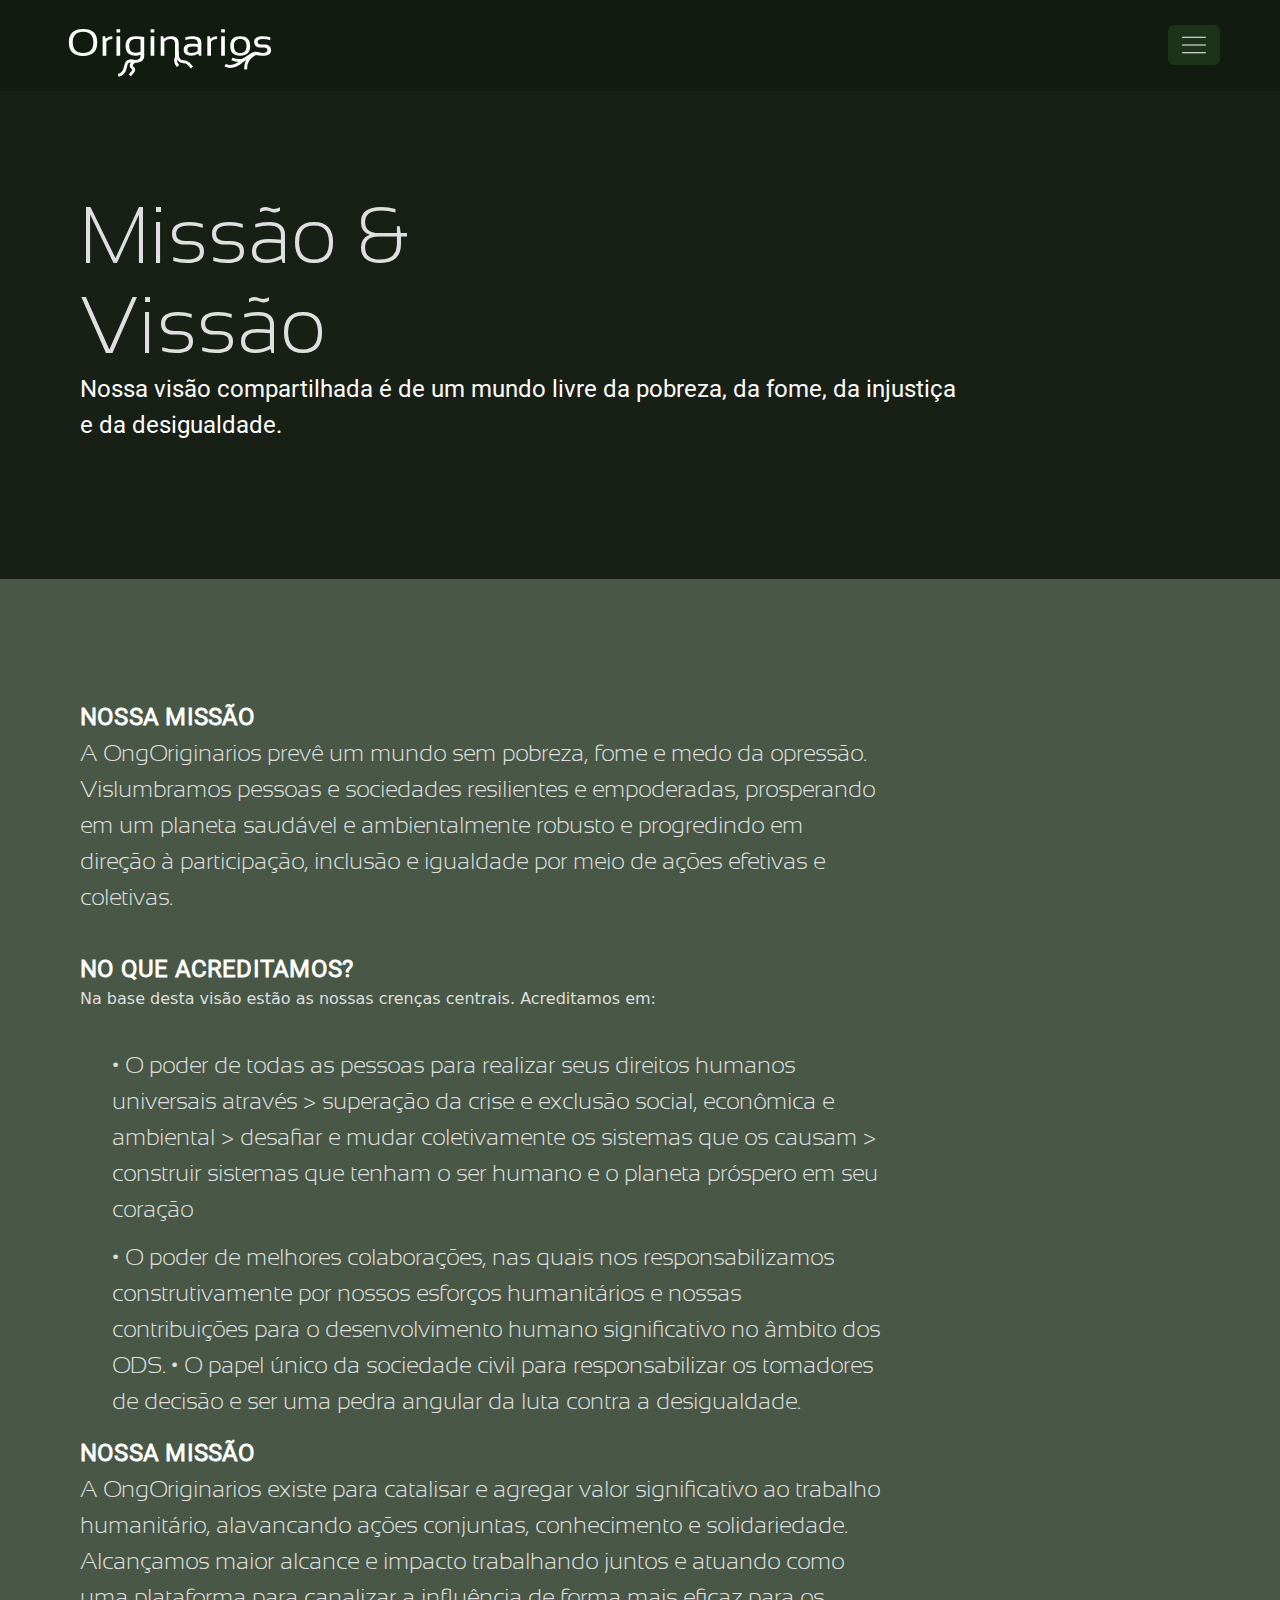
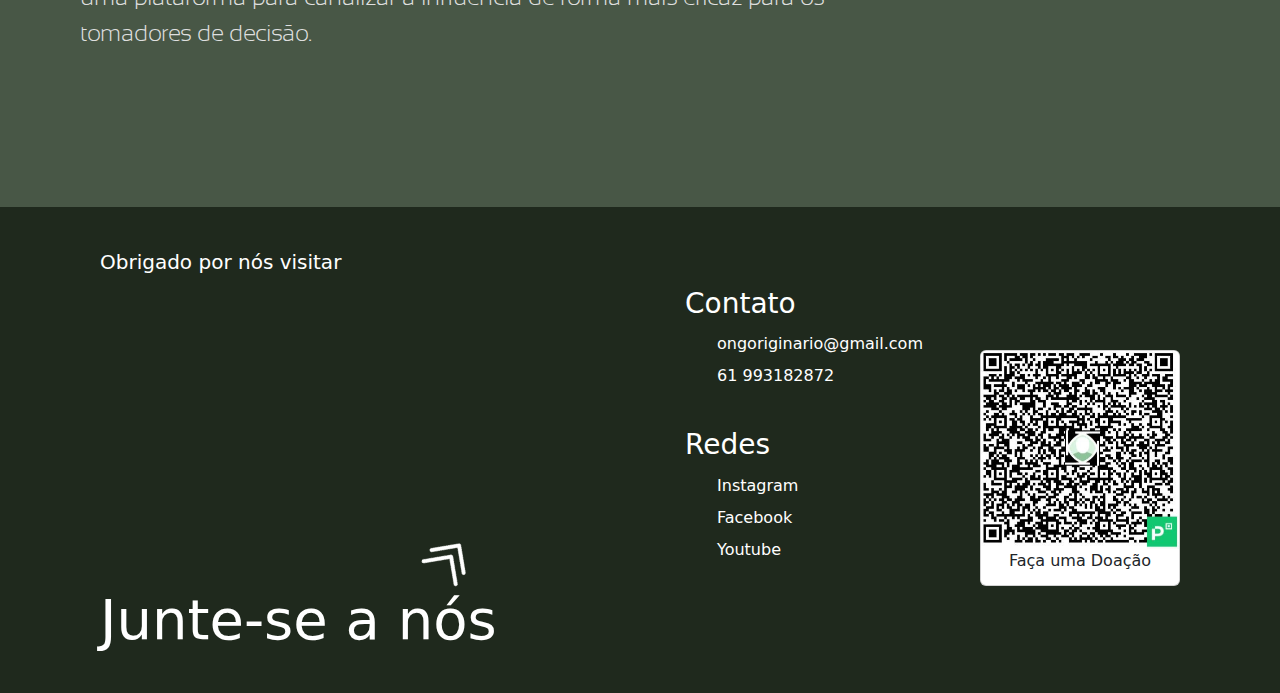
<file: quem-somos.html>
<!DOCTYPE html>
<html lang="pt-br">

<head>
    <meta charset="UTF-8">
    <meta http-equiv="X-UA-Compatible" content="IE=edge">
    <meta name="viewport" content="width=device-width, initial-scale=1.0">
    <title>Originarios | Quem Somos</title>
    <link rel="stylesheet" href="./bootstrapcss/bootstrap.css">
    <link rel="stylesheet" href="./bootstrapcss/bootstrap.min.css">
    <link rel="stylesheet" href="./css/style.css">

</head>

<body>
    <header class="header-bg">
        <nav>
            <a href="./index.html">
                <img class="logo" src="./img/icones/icone-originarios.svg" width="225" alt="icone da ong originarios">
            </a>

            <ul class="nav-list">
                <li> <a href="/index.html">Home</a></li>
                <li><a href="#">Doaçao</a></li>
                <li><a href="#">Fotos</a></li>
                <li> <a href="./quem-somos.html">Quem somos ?</a></li>
                <li><a href="#">Como posso ajudar ?</a></li>

            </ul>

            <ul id="entrar">
                <li><a href="./cadastro.html">Cadastro</a></li>
                <li id="btn-login"><a href="./login.html">Login</a></li>
            </ul>

            <div class="mobile-menu-icon">
                <button id="menushow"><img class="icon" src="./img/icones/icone-open.svg" alt=""></button>
            </div>
            </div>
        </nav>

        <div class="mobile-menu">
            <ul>
                <li>
                    <a href="./index.html">Home</a>
                </li>

                <li>
                    <a href="#sobre-mim">Doação</a>
                </li>

                <li>
                    <a href="#habildades">Fotos</a>
                </li>

                <li>
                    <a href="./trabalhos.html">Quem somos ?</a>
                </li>

                <li>
                    <a href="./contato.html">Como posso ajudar ?</a>
                </li>
            </ul>
        </div>
    </header>

    <main>
        <section>
            <div class="missaoEvissao container-fluid">
                <h2 class="font-1-xxl">Missão & Vissão</h2>
                <p class="font-2-l">Nossa visão compartilhada é de um mundo livre da pobreza, da fome, da injustiça e da
                    desigualdade.</p>
            </div>
        </section>

        <section>
            <div class="container-somos">
                <div class="text-somos">
                    <h2 class="font-2-l-b ">Nossa Missão</h2>
                    <p class="font-1-l">A OngOriginarios prevê um mundo sem pobreza, fome e medo da opressão.
                        Vislumbramos pessoas e sociedades resilientes e empoderadas, prosperando em um planeta saudável
                        e ambientalmente robusto e progredindo em direção à participação, inclusão e igualdade por meio
                        de ações efetivas e coletivas.</p>
                </div>

                <div class="text-somos">
                    <h2 class="font-2-l-b ">No que acreditamos?</h2>
                    <p class="font-1-p">Na base desta visão estão as nossas crenças centrais.
                        Acreditamos em:</p>

                    <ul class="font-1-l">
                        <li>• O poder de todas as pessoas para realizar seus
                            direitos humanos universais através >
                            superação da crise e exclusão
                            social, econômica e
                            ambiental > desafiar e mudar coletivamente os sistemas que os
                            causam
                            > construir sistemas que tenham o ser humano e
                            o planeta próspero em seu coração
                        </li>
                        <li>• O poder de melhores colaborações, nas
                            quais nos responsabilizamos construtivamente
                            por nossos esforços humanitários e nossas contribuições para o desenvolvimento humano
                            significativo no âmbito dos ODS. • O papel único da sociedade civil para responsabilizar
                            os tomadores de decisão e
                            ser uma
                            pedra angular da luta contra a desigualdade.
                        </li>
                    </ul>
                </div>

                <div class="text-somos">
                    <h2 class="font-2-l-b ">Nossa missão</h2>
                    <p class="font-1-l">A OngOriginarios existe para catalisar e agregar valor significativo ao trabalho
                        humanitário, alavancando ações conjuntas, conhecimento e solidariedade. Alcançamos maior alcance
                        e impacto trabalhando juntos e atuando como uma plataforma para canalizar a influência de forma
                        mais eficaz para os tomadores de decisão.</p>
                </div>
            </div>
        </section>

    </main>

    <footer>
        <div class="conteudo-footer">
            <span class="fs-5 text"> Obrigado por nós visitar</span>


            <div class="meios">
                <div class="contato-meios">
                    <h3>Contato</h3>
                    <ul>
                        <li><a href="mailto:ongoriginario">ongoriginario@gmail.com</a></li>
                        <li><a href="tel:+556193182872">61 993182872</a></li>
                    </ul>
                </div>

                <div class="contato-redes">
                    <h3>Redes</h3>
                    <ul>
                        <li><a href=".#">Instagram</a></li>
                        <li><a href="#">Facebook</a></li>
                        <li><a href="#">Youtube</a></li>
                    </ul>
                </div>

            </div>

            <div class="qr-code">
                <div class="card">
                    <img src="./img/qr-code.jpg" class="card-img-top" alt="qr code para fazer uma doação">
                    <p>Faça uma Doação</p>
                </div>
            </div>

            <h2 class="titulo">Junte-se a nós </h2>
        </div>
    </footer>

    <script src="./bootstrapjs/bootstrap.bundle.js"></script>
    <script src="./bootstrapjs/bootstrap.bundle.min.js"></script>
</body>

</html>
</file>
<file: css/styleclean.css>
.missaoEvissao{background-color:var(--bg-text-titulos);padding:100px 80px;color:var(--color-principal)}.missaoEvissao .font-1-xxl{max-width:8ch;font-size:5rem;color:var(--color-segundario)}.missaoEvissao>.font-2-l{max-width:68ch}.container-somos{gap:60px;padding:120px 80px}.text-somos{display:grid;max-width:800px}.text-somos h2{color:var(--color-principal)}.text-somos p,li{color:var(--color-segundario)}.text-somos ul{display:grid;gap:12px}@media (max-width:500px){.missaoEvissao .font-1-xxl{font-size:3rem}.missaoEvissao{padding:60px 20px}}.conteudo-login p{color:var(--color-principal)}.conteudo-login a{font-size:22px;color:var(--color-principal);cursor:pointer}.conteudo-login{display:block;margin:0 auto;max-width:600px;text-align:center;background-color:var(--bg-input);padding:120px 60px;border-radius:6px;margin-top:120px;margin-bottom:60px}#conta-apple,#conta-face,#conta-google{background-color:#121111;color:#fff;padding:10px 0;border-radius:4px;display:flex;align-items:center;justify-content:center}#conta-google{background-color:#d9d9d9}#conta-google a{color:#000}#conta-face{background-color:#202449}.contas{display:grid;align-items:center;gap:10px;padding:26px 0 16px 0}.form-login{display:grid;gap:12px;padding-bottom:14px}.form-login label{color:#302b2b;display:block;color:#d9d9d9;text-align:left;margin-left:60px}.form-conta input[type=email],[type=password]{width:80%}.form-conta input{border:none;border-bottom:1px solid #bbb1b1;background-color:#212820;padding:6px 0}.form-conta input:focus{outline:0;border-bottom:1px solid #fff;color:#fff}#senhaperdida{padding-bottom:20px;text-align:left;margin-left:60px;color:#e5e3e3;display:block;max-width:max-content;font-size:22px}#senhaperdida:hover{color:#bbb7b7}#btn-l{padding:6px 4px;background-color:#030403;color:#fff;border:none;border-radius:4px;cursor:pointer}#btn-l:hover{background-color:#0c0f0c}span{font-size:28px;color:var(--color-principal)}@media (max-width:450px){#conta-apple a,#conta-face a,#conta-google a{font-size:16px}#senhaperdida,.form-login label{margin-left:34px}}p{padding-bottom:20px}.conteudo-login button{margin-top:40px}.tela-cadastro{display:grid;grid-template-columns:1300px;justify-content:center;padding:80px 0 200px 0}.tela-cadastro span{color:#fff;padding-top:40px}h1{grid-column:1/-1;color:#fff;padding:16px 0 26px 0}#bg-img{background-image:url(.././../img/pexels-leonardo-capitanio-13028676.jpg);background-size:cover;background-position:top left;height:100%;border-radius:6px 0 0 6px}.form-tela{display:grid;grid-template-columns:700px 600px}.form-input label{display:block}.form-input{display:grid;grid-template-columns:repeat(2 ,auto);grid-template-rows:repeat(2,50px);background-color:#fff;padding:290px 80px;border-radius:0 6px 6px 0;gap:12px 0}.form-input #nome{margin-bottom:80px;margin-right:6px}.form-input input[type=email]{padding-right:220px;margin-bottom:26px}.form-input label[type=email]{margin-top:52px}.cidades{max-height:50px;margin-top:12px}.form-input select{margin-top:6px;margin-bottom:6px;padding:4px 22px;border-radius:2px}.form-input button{border:none;border-radius:4px;background:#1d2c1a;color:#fff;padding:16px 60px;margin:0 auto;max-width:max-content}.form-input button{position:relative;cursor:pointer}.form-input button:hover:after{content:" ";display:block;height:34px;width:34px;position:absolute;background-image:url(../../img/Ok.png);background-repeat:no-repeat;background-position:right;left:116px;top:6px}.form-input button:hover{background-color:#254b1f;padding:16px 68px 16px 54px;transition:.2s}.span-2{grid-column:span 2}.form-input label{color:#302b2b;margin-bottom:6px}.form-input input{border:none;border-bottom:1px solid #bbb1b1}.form-input input:focus{outline:0;border-bottom:1px solid #0a0909}.img-bg-doe{background-image:url(../../img/indigena-animal.jpg);background-position:center;background-size:cover;width:100%;height:800px}.bg-liner{background:linear-gradient(90deg,#070707 0,rgba(52,48,48,0) 100%);width:100%;height:800px}.doe-container{background-color:var(--bg-infos);color:var(--color-principal);max-width:970px;box-shadow:0 -60px 0 var(--bg-infos);text-align:center;border-radius:0 0 6px 6px;padding:0}body{position:relative}.doação-tit{padding:60px 70px 20px 70px;background-color:var(--bg-infos);margin:10px auto 20px;position:absolute;top:690px;left:50%;transform:translateX(-50%);max-width:1440px!important;border-radius:6px 6px 50% 50%}.doação-tit h1{margin:0 370px}.feitos,.recurso-texto{color:var(--color-principal)}.doação-tipos{max-width:1440px;margin:0 20px;display:grid;place-items:center;grid-template-columns:1fr 1fr;padding-bottom:60px;gap:60px;z-index:2}.doação-tipos a{padding:12px 10px;background-color:var(--bg-input);text-decoration:none;border-radius:4px;color:var(--color-principal);text-align:center}.doação-mensal,.doação-unica{margin:0 20px}.recurso-container{grid-template-columns:1fr 1fr;padding:80px 60px;place-items:center;gap:30px}.recurso-texto{display:grid;justify-content:center}.feitos{padding:0 0 80px 0}.qr-code .card{display:none}@media (max-width:1200px){.doação-tipos{gap:20px}.doação-tit{border-radius:6px 6px 0 0}.doação-mensal,.doação-unica{margin:0}}@media (max-width:1000px){.doação-tit{padding:40px 0 0 0;margin-bottom:0}.doação-tipos{gap:10px}.recurso-container{grid-template-columns:1fr}.recurso-texto{grid-row:1}.doação-tipos{grid-template-columns:repeat(2,1fr)}.doe-container{max-width:832px}}@media (max-width:800px){.doação-tit{display:grid;grid-template-columns:718px}.doação-tit h1{margin:0 40px;padding:20px 60px}.doação-tipos{grid-template-columns:1fr;gap:60px}.doe-container{max-width:720px}}@media (max-width:746px){.doação-tit{grid-template-columns:400px}.doação-tit h1{margin:0 40px;padding:20px 60px}.recurso-container img{max-width:350px}.feitos,.recurso-container{padding:60px 20px}}@media (max-width:420px){.doação-tit p{padding:14px 28px}.doação-tipos{padding-top:48px}}@media (max-width:400px){.doação-tit h1{padding:8px 60px}.doação-tipos{padding-top:0}.doação-tit{grid-template-columns:320px}.recurso-container img{max-width:300px}}*{margin:0;padding:0;list-style:none;text-decoration:none}body{background-color:var(--bg-body)}@font-face{font-family:sansation;src:url(../../fonte/Sansation_Light.ttf)}@font-face{font-family:roboto;src:url(../../fonte/Roboto-Regular.ttf),url(../../fonte/Roboto-Medium.ttf)}main button{width:140px;height:56px;overflow:hidden;border:none;color:#fff;background:0 0;position:relative;padding-bottom:2em;margin-top:0}button>div,button>svg{position:absolute;width:100%;height:100%;display:flex}button:before{content:"";position:absolute;height:2px;bottom:0;left:0;width:100%;transform:scaleX(0);transform-origin:bottom right;background:currentColor;transition:transform .25s ease-out}button:hover:before{transform:scaleX(1);transform-origin:bottom left}button .clone>*,button .text>*{opacity:1;font-size:1.3rem;transition:.2s;margin-left:4px}button .clone>*{transform:translateY(60px)}button:hover .clone>*{opacity:1;transform:translateY(0);transition:all .2s cubic-bezier(.215, .61, .355, 1) 0s}button:hover .text>*{opacity:1;transform:translateY(-60px);transition:all .2s cubic-bezier(.215, .61, .355, 1) 0s}button:hover .clone>:nth-child(1){transition-delay:0.15s}button:hover .clone>:nth-child(2){transition-delay:0.2s}button:hover .clone>:nth-child(4){transition-delay:0.3s}button svg{width:20px;right:0;top:50%;transform:translateY(-50%) rotate(-50deg);transition:.2s ease-out}button:hover svg{transform:translateY(-50%) rotate(-90deg)}button a{text-decoration:none}footer{background-color:var(--bg-footer);padding:40px 100px}footer a{color:var(--color-principal);text-decoration:none}.meios h3{color:var(--color-principal)}footer a:hover{color:#807b7b}.conteudo-footer{display:grid;grid-template-columns:1.5fr 1fr auto}.conteudo-footer h2{font-size:3.5rem;position:relative;color:var(--color-principal)}.conteudo-footer h2::after{content:" ";display:block;height:100px;width:100px;position:absolute;background-image:url(../../img/Double\ Up.png);background-repeat:no-repeat;background-position:right;left:292px;top:-76px}.contato-meios h3,.contato-redes h3{margin-bottom:8px}.contato-meios li,.contato-redes li{padding:4px 0}.contato-redes{margin-bottom:4px}.meios{display:grid;justify-content:center;align-content:center;gap:20px;padding-top:40px}.meios ul{margin-left:0}.qr-code{max-width:200px;display:grid;justify-items:center;align-items:end}.qr-code p{text-align:center;margin:0;padding:0;padding-bottom:12px}@media (max-width:1220px){.conteudo-footer{grid-template-columns:1fr 1fr;grid-template-rows:auto auto}.conteudo-footer h2{grid-row:2}.qr-code{display:none}}@media (max-width:1200px){.card{width:140px;justify-items:left;justify-content:left}.meios{justify-content:right}}@media (max-width:919px){.conteudo-footer h2::after{left:-92px;top:-20px}}@media (max-width:780px){.conteudo-footer{grid-template-columns:1fr}.meios{justify-content:left;grid-row:2;width:100%;grid-template-columns:1fr 1fr}.conteudo-footer h2{grid-row:3}.contato-meios ul,.contato-redes ul{padding-left:0}}@media (max-width:500px){.conteudo-footer h2{font-size:2rem}.conteudo-footer h2::after{display:none}.meios{padding:20px 20px 20px 0}.conteudo-footer span{font-size:.6rem}.conteudo-footer h2{margin:0;font-size:2rem}footer{padding:20px 40px}}@media (max-width:320px){.meios{grid-template-columns:1fr}}.header-bg{background-color:#121b10;padding:14px 0}.logo{margin-top:15px}nav{display:flex;place-content:center;align-items:center;flex-wrap:wrap;margin:0 60px;justify-content:space-between}.nav-list{display:flex;place-content:center;margin:0 40px;gap:20px}nav li{padding:12px 16px;color:var(--color-principal);font-size:20px;position:relative}.nav-list a{text-decoration:none;color:var(--color-principal)}.nav-list a::after{content:" ";width:0%;height:2px;background-color:#225217;position:absolute;bottom:0;left:0;transition:.5s ease-in-out}.nav-list a:hover::after{width:100%}.mobile-li img{width:28px;height:28px;transform:rotate(90deg)}#entrar{display:flex;flex-wrap:wrap;justify-content:center;align-content:center;align-items:center;gap:12px;padding:12px 16px;margin:0}#entrar a{text-decoration:none;color:var(--color-principal)}#btn-login{background-color:#234e19;border-radius:8px;padding:12px 28px}.li-list-mobile,.mobile-menu,.mobile-menu-icon{display:none}.mobile-menu-icon button{background-color:#1d3319;width:52px;height:40px;border-radius:6px;border:none}.mobile-menu{display:none;place-items:start;padding:20px 40px;position:relative}.mobile-menu ul{display:grid;gap:6px}.mobile-menu ul a{text-decoration:none;color:var(--color-principal)}#mobile-li::after{content:"";position:absolute;background:url(../../img/icones/seta-info.svg) no-repeat;width:32px;height:32px;left:300px;top:152px;transform:rotate(90deg)}#entrar-mobile{display:flex;gap:12px;border-top:1px solid #858585;width:100%;padding-top:14px}.drop-down{display:none;padding-top:6px;padding-left:20px;gap:8px}@media (max-width:1500px){#entrar,.nav-list{display:none}.mobile-menu-icon{display:block}.mobile-menu{padding:20px 60px 20px 20px}.mobile-menu>ul{padding:0 48px}#mobile-li::after{left:240px;top:152px}}@media (max-width:1200px){#mobile-li::after{left:190px;top:120px}}@media (max-width:800px){nav{margin:0 44px}.mobile-menu{padding:20px 28px 20px 4px}#mobile-li::after{left:170px;top:120px}}@media (max-width:600px){nav{margin:0 40px}}@media (max-width:400px){nav{margin:0 14px}.mobile-menu{padding:20px 28px 0 14px}.mobile-menu>ul{padding-left:8px}#mobile-li::after{left:150px;top:120px}}.slide1,.slide2,.slide3{background:linear-gradient(90deg,#070707 0,rgba(52,48,48,0) 100%);position:relative}.carousel-inner{height:900px;overflow:hidden}.slide1 img{width:100%}.img-slide1{background-image:url(../../img/indigenas-slide11.jpg);background-position:center;background-size:cover;width:100%;height:900px}.img-slide2{background-image:url(../../img/crianças-slide2.jpg);background-position:center;background-size:cover;width:100%;height:900px}.img-slide3{background-image:url(../../img/crianças-slide3.jpg);background-position:center;background-size:cover;width:100%;height:900px}.text-img{background:linear-gradient(90deg,#070707 0,rgba(52,48,48,0) 100%);display:grid;align-content:center;width:80%;height:900px;padding-left:320px;color:var(--color-principal)}.text-img h2{max-width:800px;font-weight:400}@media (max-width:1400px){.text-img{padding-left:200px}}@media (max-width:800px){.text-img{padding-left:100px}.carousel-control-next,.carousel-control-prev{display:none}}@media (max-width:800px){.text-img{padding-left:50px;max-height:500px;padding-bottom:150px}.img-slide1,.img-slide2,.img-slide3{max-height:600px}.carousel-inner{max-height:400px}.logo{width:160px}}.infos-container{padding:160px 20px;display:grid;grid-template-columns:1fr 1fr}.container-video{max-width:1050px;min-width:400px;padding-left:60px}.video-caixa{width:100%;padding-bottom:56.25%;position:relative}.video-caixa video{width:100%;height:100%;position:absolute;top:0}.infos-bg{display:grid;width:100%;padding-right:60px}.infos-textos{display:grid;align-content:center;max-width:800px;gap:28px;padding:70px 16px 30px 16px;padding-left:30px;background-color:var(--bg-infos);box-shadow:40px -30px #0f160e,inset 0 0 #485746;z-index:2}.infos-textos p{color:var(--color-principal);margin:0;position:relative;padding-left:20px}.infos-textos p::before{content:"";position:absolute;background:url(../../img/icones/seta-info.svg) no-repeat;width:32px;height:32px;left:-14px;top:8px;transform:translateX(0);transition:.2s linear;animation:attention 1.2s linear infinite}@keyframes attention{0%{transform:translateX(0)}50%{transform:translateX(10%)}}@media (max-width:1400px){.infos-textos{padding:60px 16px 0 16px;gap:10px}}@media (max-width:1200px){.infos-textos{padding:26px 16px 0 20px}.infos-textos p::before{top:2px}}@media (max-width:1000px){.infos-container{grid-template-columns:1fr;padding:100px 40px}.infos-bg{max-width:100%;padding-left:60px;padding-right:40px}.infos-textos{box-shadow:40px 30px #0f160e,inset 0 0 #485746;align-content:center;max-width:100%;justify-items:center}.infos-textos p{max-width:40ch}}@media (max-width:500px){.infos-bg{padding-left:10px}.infos-textos{margin-left:10px;padding:20px 40px}.infos-container{padding:100px 10px}.video-caixa{padding-bottom:56.25%}.container-video{max-width:1050px;min-width:200px;padding-left:10px}.infos-textos p::before{left:-14px;top:-1px}}.bg-trabalhos{background-color:var(--bg-secundario);display:grid;grid-template-columns:1fr 1fr;justify-content:center;align-content:center;padding:100px 40px}.trabalhos-infos{display:flex;align-items:center;justify-content:center}.trabalho-text{color:var(--color-principal)}.trabalho-text h2{padding-bottom:12px}.mapa{display:flex;justify-content:center;align-content:center}@media (max-width:900px){.bg-trabalhos{grid-template-columns:1fr;gap:32px}.bg-trabalhos h2{margin:0;padding-bottom:16px}.bg-trabalhos p{margin:0;padding-bottom:10px;max-width:52ch}}@media (max-width:500px){.mapa img{max-width:300px}.trabalho-text p{font-size:16px}.bg-trabalhos{padding:80px 40px}}@media (max-width:500px){.mapa img{max-width:250px}}:root{--bg-body:#485746;--bg-footer:#1f291d;--bg-input:#212820;--bg-infos:#141b13;--bg-secundario:#0f1c0d;--color-principal:#ffffff;--color-segundario:#dfdfdf;--bg-text-titulos:#182016}.font-1-xs{font:400 0.75/1.35 sansation,sans-serif}.font-1-s{font:400 1rem/1.5 sansation,sans-serif}.font-2-s{font:400 1rem/1.15 roboto,sans-serif}.font-1-m,.font-1-m-b{font:400 1.12rem/1.35 sansation,sans-serif}.font-1-m-b{font-weight:600}.font-2-m{font:500 1.125rem/1.35 Roboto,sans-serif}.font-1-l{font:400 1.5rem/1.5 sansation,sans-serif}.font-2-l,.font-2-l-b{font:400 1.5rem/1.5 roboto,sans-serif}.font-2-l-b{font-weight:600;letter-spacing:.014rem;text-transform:uppercase}.font-1-xl{font:600 2rem/1.25 sansation,sans-serif}.font-2-xl{font:600 4rem/1.125 roboto,sans-serif}.font-1-xxl{font:400 4rem/1.125 sansation,sans-serif}@media (max-width:1200px){.font-1-xxl{font-size:3rem}.font-2-l,.font-2-l-b{font-size:1.125rem}}@media (max-width:800px){.font-1-xxl{font-size:2rem}.font-2-l,.font-2-l-b{font-size:1.125rem}.font-1-xl,.font-2-xl{font-size:1.5rem}}@media (max-width:300px){.font-1-xxl{font-size:1.5rem}.font-2-l,.font-2-l-b{font-size:1rem}}
</file>
<file: css/style.css>
/* QuemSomos */
@import "./quemsomos/quemsomos.css";

/* Login */
@import "./login/login.css";

/* esqueciSenha */
@import "./esquecisenha/esquecisenha.css";

/* cadastro */
@import "./cadastro/cadastro.css";

/* doação */
@import "./doação/doação.css";
@import "./doação/doaçao-mensal.css";
@import "./doação/doaçao-unica.css";

/* Global */
@import "./global/global.css";
@import "./global/footer.css";
@import "./global/header.css";

/* home */
@import "./home/home.css";
@import "./home/indrotuçao.css";
@import "./home/ondeTrabalhamos.css";

/* colors */
@import "./colors/color.css";

/* fonts */
@import "./tipografia/tipografia.css";

/* Como trabalhamos */
@import "./comoTrabalhamos/comoTrabalhamos.css";

/* Como posso ajudar? */
@import "./como-posso-ajudar/como-posso-ajudar.css";
</file>
